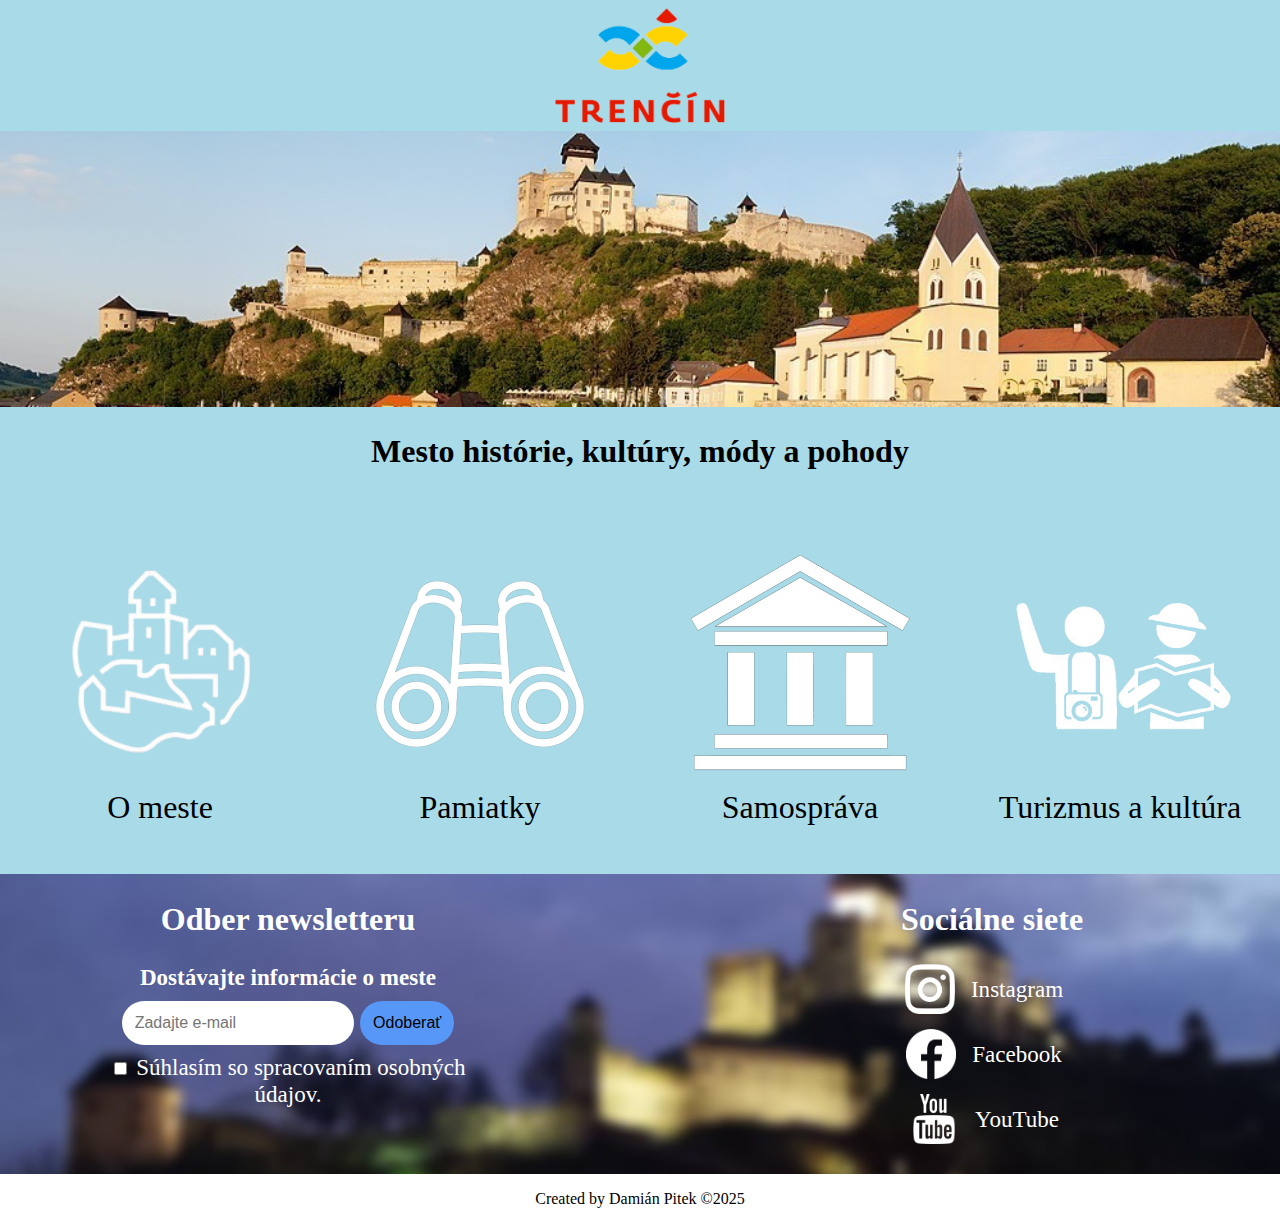
<file: index.html>
<!DOCTYPE html>
<html lang="en">
  <head>
    <meta charset="UTF-8" />
    <meta name="viewport" content="width=device-width, initial-scale=1.0" />
    <link rel="stylesheet" href="/styles.css" />
    <link rel="icon" href="/obrazky/icon.png">
    <title>Mesto Trenčín</title>
  </head>
  <body>
    <header>
      <img
        src="/obrazky/logo-mesto.png"
        alt="Logo mesta
      Trenčín"
        title="Logo mesta Trenčín"
      />
    </header>

    <main>
      <img src="/obrazky/TN1.jpg" alt="" />
      <h1>Mesto histórie, kultúry, módy a pohody</h1>
      <div class="nav">
        <nav>
          <div class="item" id="one"><a href="/HTML/about.html"><img id="myImage" src="/obrazky/city.png" alt="">O meste</a></div>
          <div class="item" id="two"><a href="/HTML/monuments.html"><img src="/obrazky/sightseeing.jpg" alt="">Pamiatky</a></div>
          <div class="item" id="three"><a href=""><img src="/obrazky/cityhall.png" alt=""> Samospráva</a></div>
          <div class="item" id="four"><a href=""><img src="/obrazky/tourism.png" alt=""> Turizmus a kultúra</a></div>
        </nav>
      </div>
      <div class="newsletter-social-container">
        <div class="newsletter">
          <h2>Odber newsletteru</h2>
          <h4>Dostávajte informácie o meste</h4>
          <form>
            <div class="mail-btn-container">
              <input type="text" placeholder="Zadajte e-mail" required />
              <button id="order">Odoberať</button>
            </div>
            <input type="checkbox" id="mail" required />
            <label for="mail">Súhlasím so spracovaním osobných údajov.</label>
          </form>
        </div>
        <div class="social">
          <h2>Sociálne siete</h2>
          <a href="https://www.instagram.com/mesto.trencin/"
            ><img src="/obrazky/IG.png" alt="" />Instagram</a
          >
          <a href="https://www.facebook.com/mesto.trencin/"
            ><img src="/obrazky/FB.png" alt="" />Facebook</a
          >
          <a
            href="https://www.youtube.com/channel/UC-pVfA2BZYFwauL5_ttS8RQ/featured"
            ><img src="/obrazky/YT.png" alt="" />YouTube</a
          >
        </div>
      </div>
    </main>
    <footer>
      <p>Created by Damián Pitek &copy;2025</p>
    </footer>
    <script src="/index.js"></script>
  </body>
</html>
</file>
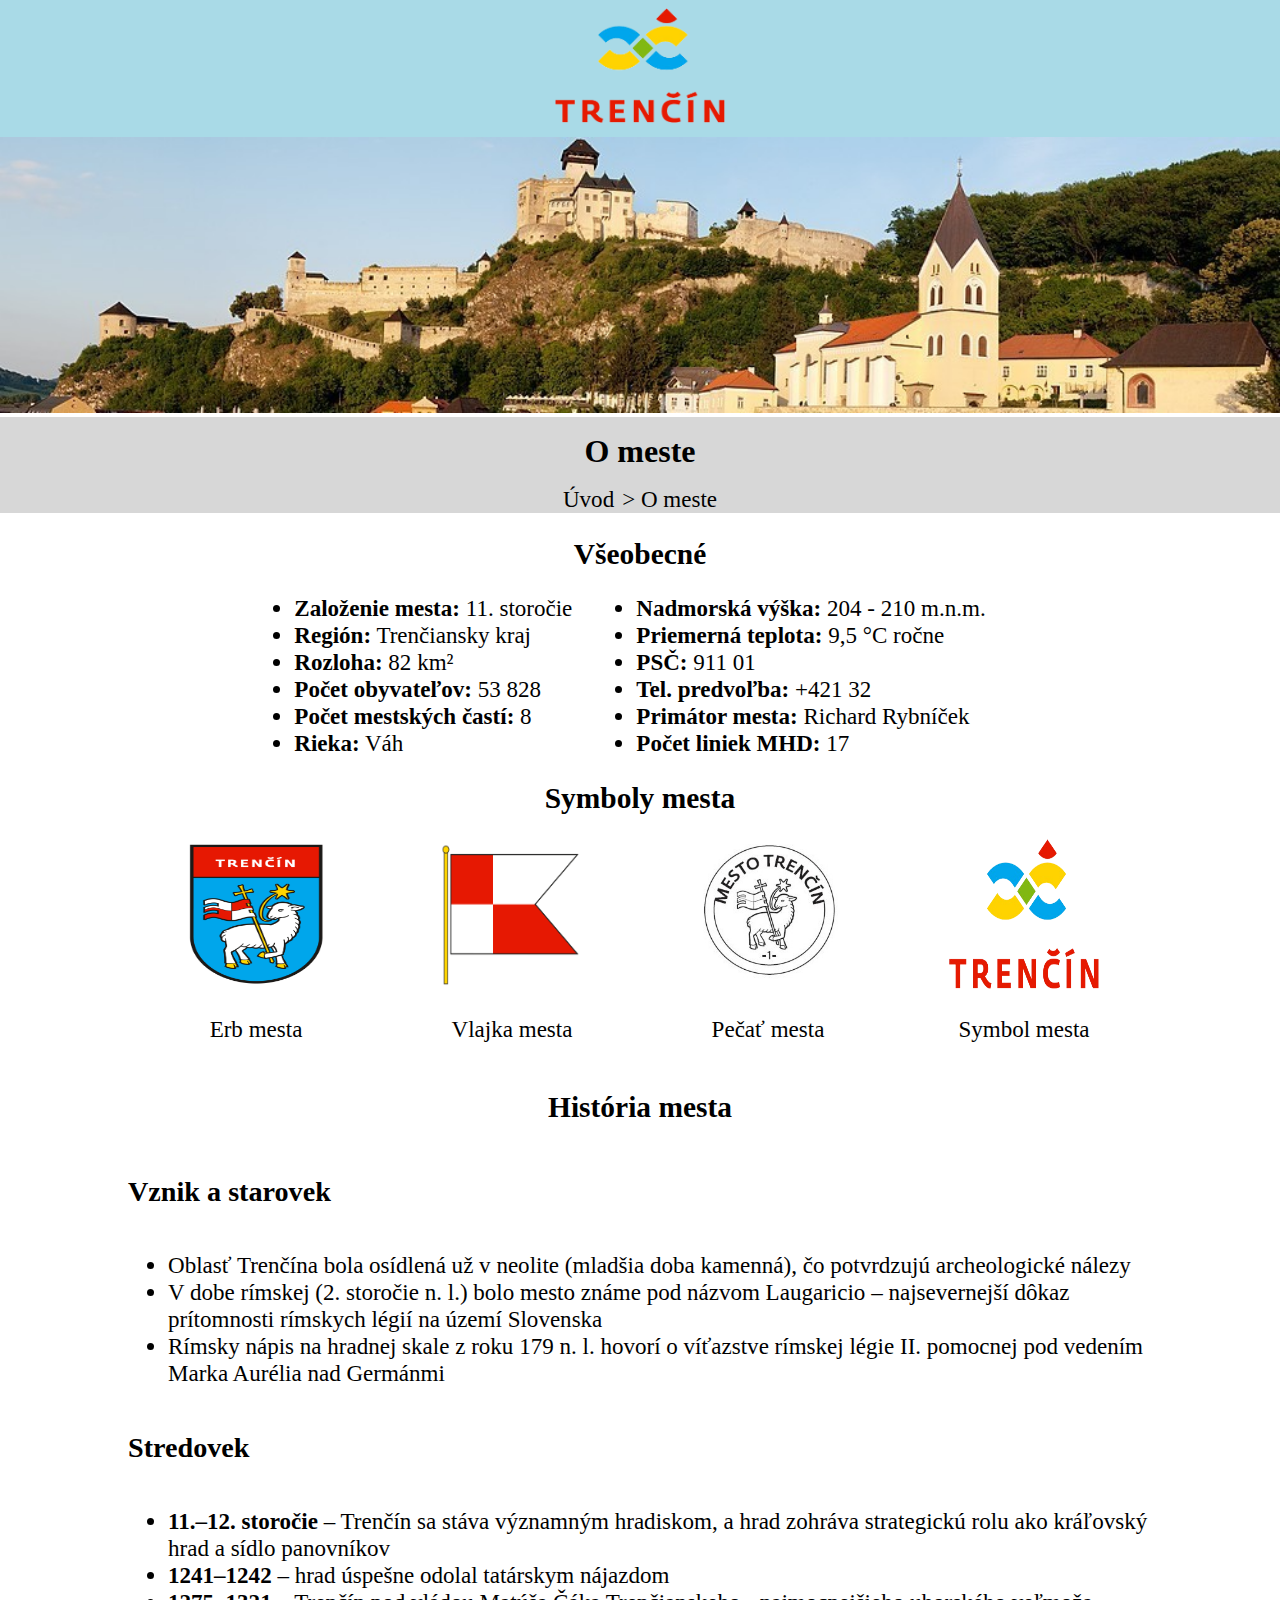
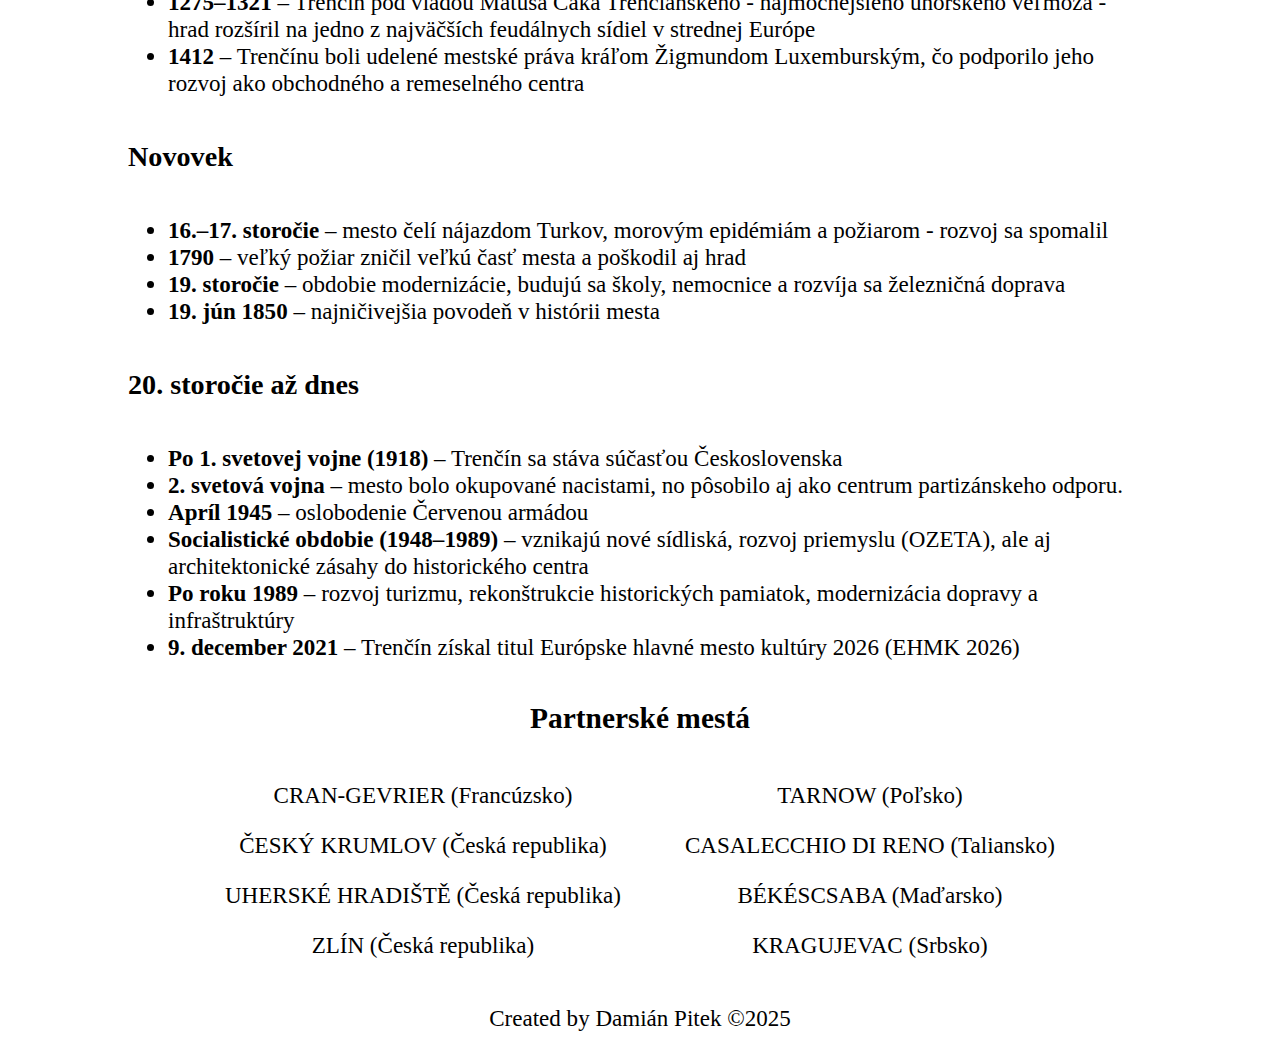
<file: HTML/about.html>
<!DOCTYPE html>
<html lang="en">
  <head>
    <meta charset="UTF-8" />
    <meta name="viewport" content="width=device-width, initial-scale=1.0" />
    <link rel="stylesheet" href="/CSS/about.css" />
    <link rel="icon" href="/obrazky/icon.png" />

    <title>O meste - Mesto Trenčín</title>
  </head>
  <body>
    <header>
      <a href="/index.html">
        <img
          src="/obrazky/logo-mesto.png"
          alt="Logo mesta
        Trenčín"
          title="Logo mesta Trenčín"
        />
      </a>
    </header>

    <main>
      <img src="/obrazky/TN1.jpg" alt="" />
      <h1>O meste</h1>
      <div class="nav">
        <a href="/index.html">Úvod </a>
        <p id="no-margin">> O meste</p>
      </div>
      <h2>Všeobecné</h2>
      <div class="general">
        <div class="first">
          <li><span>Založenie mesta:</span> 11. storočie</li>
          <li><span>Región:</span> Trenčiansky kraj</li>
          <li><span>Rozloha:</span> 82 km²</li>
          <li><span>Počet obyvateľov:</span> 53 828</li>
          <li><span>Počet mestských častí:</span> 8</li>
          <li><span>Rieka:</span> Váh</li>
        </div>
        <div class="second">
          <li><span>Nadmorská výška:</span> 204 - 210 m.n.m.</li>
          <li><span>Priemerná teplota:</span> 9,5 °C ročne</li>
          <li><span>PSČ: </span>911 01</li>
          <li><span>Tel. predvoľba:</span> +421 32</li>
          <li><span>Primátor mesta: </span> Richard Rybníček</li>
          <li><span>Počet liniek MHD:</span> 17</li>
        </div>
      </div>

      <h2>Symboly mesta</h2>
      <div class="symbols-container">
        <div class="symbol">
          <img src="/obrazky/erb.png" alt="Erb mesta" title="Erb mesta" />
          <p>Erb mesta</p>
        </div>
        <div class="symbol">
          <img
            src="/obrazky/flag.png"
            alt="Vlajka mesta"
            title="Vlajka mesta"
          />
          <p>Vlajka mesta</p>
        </div>
        <div class="symbol">
          <img src="/obrazky/pecat.jpg" alt="Pečať mesta" title="Pečať mesta" />
          <p>Pečať mesta</p>
        </div>
        <div class="symbol">
          <img
            src="/obrazky/logo-mesto.png"
            alt="Logo mesta"
            title="Logo mesta"
          />
          <p>Symbol mesta</p>
        </div>
      </div>

      <div class="history">
        <h2>História mesta</h2>
        <h3>Vznik a starovek</h3>
        <ul>
          <li>
            Oblasť Trenčína bola osídlená už v neolite (mladšia doba kamenná),
            čo potvrdzujú archeologické nálezy
          </li>
          <li>
            V dobe rímskej (2. storočie n. l.) bolo mesto známe pod názvom
            Laugaricio – najsevernejší dôkaz prítomnosti rímskych légií na území
            Slovenska
          </li>
          <li>
            Rímsky nápis na hradnej skale z roku 179 n. l. hovorí o víťazstve
            rímskej légie II. pomocnej pod vedením Marka Aurélia nad Germánmi
          </li>
        </ul>

        <h3>Stredovek</h3>
        <ul>
          <li>
            <span>11.–12. storočie</span> – Trenčín sa stáva významným
            hradiskom, a hrad zohráva strategickú rolu ako kráľovský hrad a
            sídlo panovníkov
          </li>
          <li>
            <span>1241–1242</span> – hrad úspešne odolal tatárskym nájazdom
          </li>
          <li>
            <span>1275–1321</span> – Trenčín pod vládou Matúša Čáka
            Trenčianskeho - najmocnejšieho uhorského veľmoža - hrad rozšíril na
            jedno z najväčších feudálnych sídiel v strednej Európe
          </li>
          <li>
            <span>1412</span> – Trenčínu boli udelené mestské práva kráľom
            Žigmundom Luxemburským, čo podporilo jeho rozvoj ako obchodného a
            remeselného centra
          </li>
        </ul>

        <h3>Novovek</h3>
        <ul>
          <li>
            <span>16.–17. storočie</span> – mesto čelí nájazdom Turkov, morovým
            epidémiám a požiarom - rozvoj sa spomalil
          </li>
          <li>
            <span>1790</span> – veľký požiar zničil veľkú časť mesta a poškodil
            aj hrad
          </li>
          <li>
            <span>19. storočie</span> – obdobie modernizácie, budujú sa školy,
            nemocnice a rozvíja sa železničná doprava
          </li>
          <li>
            <span>19. jún 1850</span> – najničivejšia povodeň v histórii mesta
          </li>
        </ul>

        <h3>20. storočie až dnes</h3>
        <ul>
          <li>
            <span>Po 1. svetovej vojne (1918)</span> – Trenčín sa stáva súčasťou
            Československa
          </li>
          <li>
            <span>2. svetová vojna</span> – mesto bolo okupované nacistami, no
            pôsobilo aj ako centrum partizánskeho odporu.
          </li>
          <li><span>Apríl 1945</span> – oslobodenie Červenou armádou</li>
          <li>
            <span>Socialistické obdobie (1948–1989)</span> – vznikajú nové
            sídliská, rozvoj priemyslu (OZETA), ale aj architektonické zásahy do
            historického centra
          </li>
          <li>
            <span>Po roku 1989</span> – rozvoj turizmu, rekonštrukcie
            historických pamiatok, modernizácia dopravy a infraštruktúry
          </li>
          <li>
            <span>9. december 2021</span> – Trenčín získal titul Európske hlavné
            mesto kultúry 2026 (EHMK 2026)
          </li>
        </ul>
      </div>

      <h2>Partnerské mestá</h2>
      <div class="partners">
        <div class="first">
          <p>CRAN-GEVRIER (Francúzsko)</p>
          <p>ČESKÝ KRUMLOV (Česká republika)</p>
          <p>UHERSKÉ HRADIŠTĚ (Česká republika)</p>
          <p>ZLÍN (Česká republika)</p>
        </div>
        <div class="second">
          <p>TARNOW (Poľsko)</p>
          <p>CASALECCHIO DI RENO (Taliansko)</p>
          <p>BÉKÉSCSABA (Maďarsko)</p>
          <p>KRAGUJEVAC (Srbsko)</p>
        </div>
      </div>
    </main>

    <footer>
      <p>Created by Damián Pitek &copy;2025</p>
    </footer>
  </body>
</html>
</file>
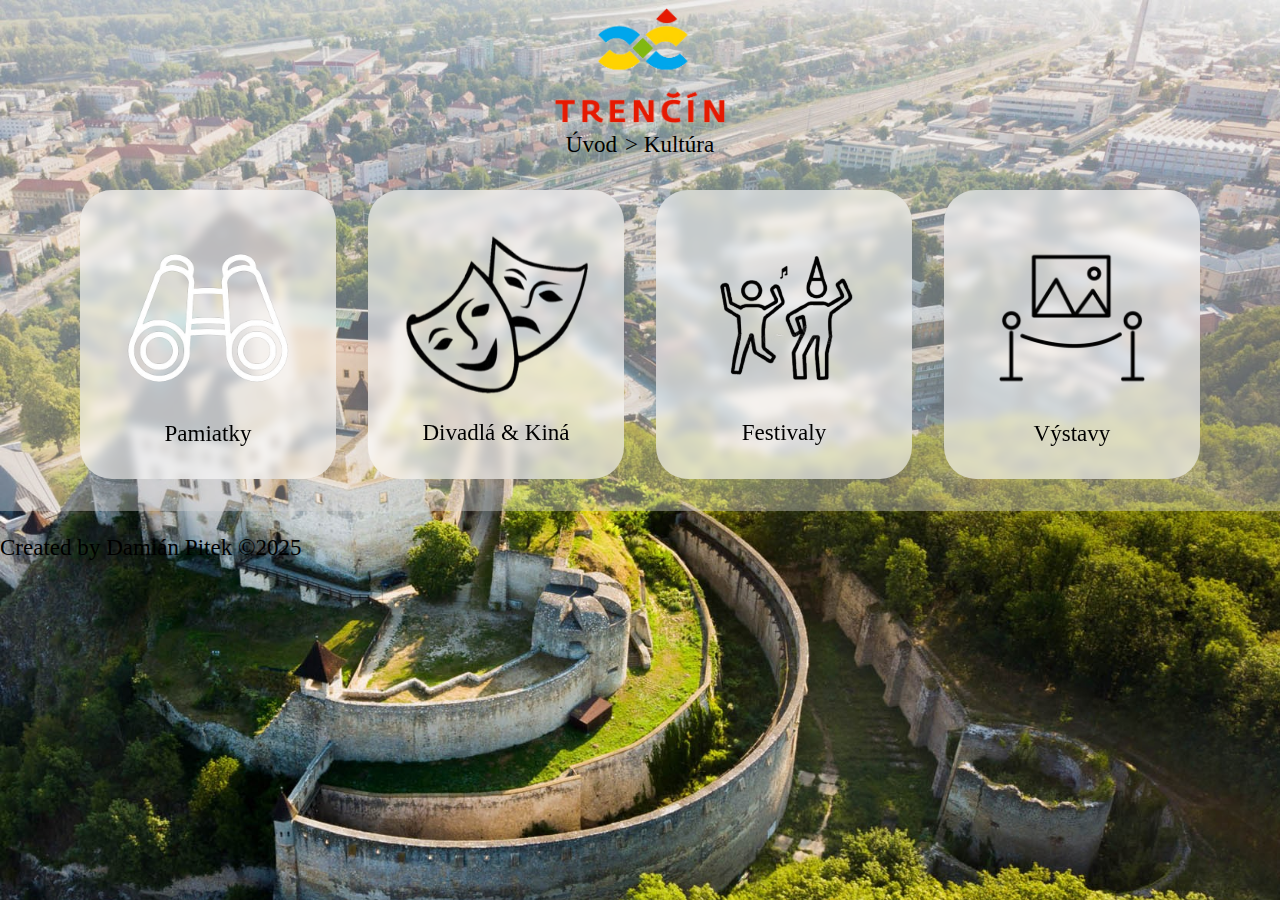
<file: HTML/culture.html>
<!DOCTYPE html>
<html lang="en">
  <head>
    <meta charset="UTF-8" />
    <meta name="viewport" content="width=device-width, initial-scale=1.0" />
    <title>Document</title>
    <link rel="stylesheet" href="/CSS/culturee.css" />
  </head>

  <body>
    <header>
      <img
        src="/obrazky/logo-mesto.png"
        alt="Logo mesta
      Trenčín"
        title="Logo mesta Trenčín"
      />
    </header>
    <main>
      <div class="nav">
        <a href="/index.html">Úvod </a>
        <p id="no-margin">> Kultúra</p>
      </div>

      <section class="separation-section">
        <div class="item">
          <a href="/HTML/monuments.html"
            ><img src="/obrazky/sightseeing.jpg" alt="" />Pamiatky</a
          >
        </div>

        <div class="item">
          <a href="/HTML/theaters.html"
            ><img src="/obrazky/theatre.png" alt="" />Divadlá & Kiná</a
          >
        </div>

        <div class="item">
          <a href="/HTML/festivals.html"
            ><img src="/obrazky/festival.png" alt="" />Festivaly</a
          >
        </div>

        <div class="item">
          <a href="/HTML/exhibition.html"><img src="/obrazky/exhibition.png" alt="" />Výstavy</a>
        </div>

        <!--
        <div class="item">
          <a href="/HTML/churches.html"
            ><img src="/obrazky/church.png" alt="" />Kostoly</a
          >
        </div>
        -->
      </section>
    </main>
    <footer>
      <p>Created by Damián Pitek &copy;2025</p>
    </footer>
  </body>
</html>
</file>
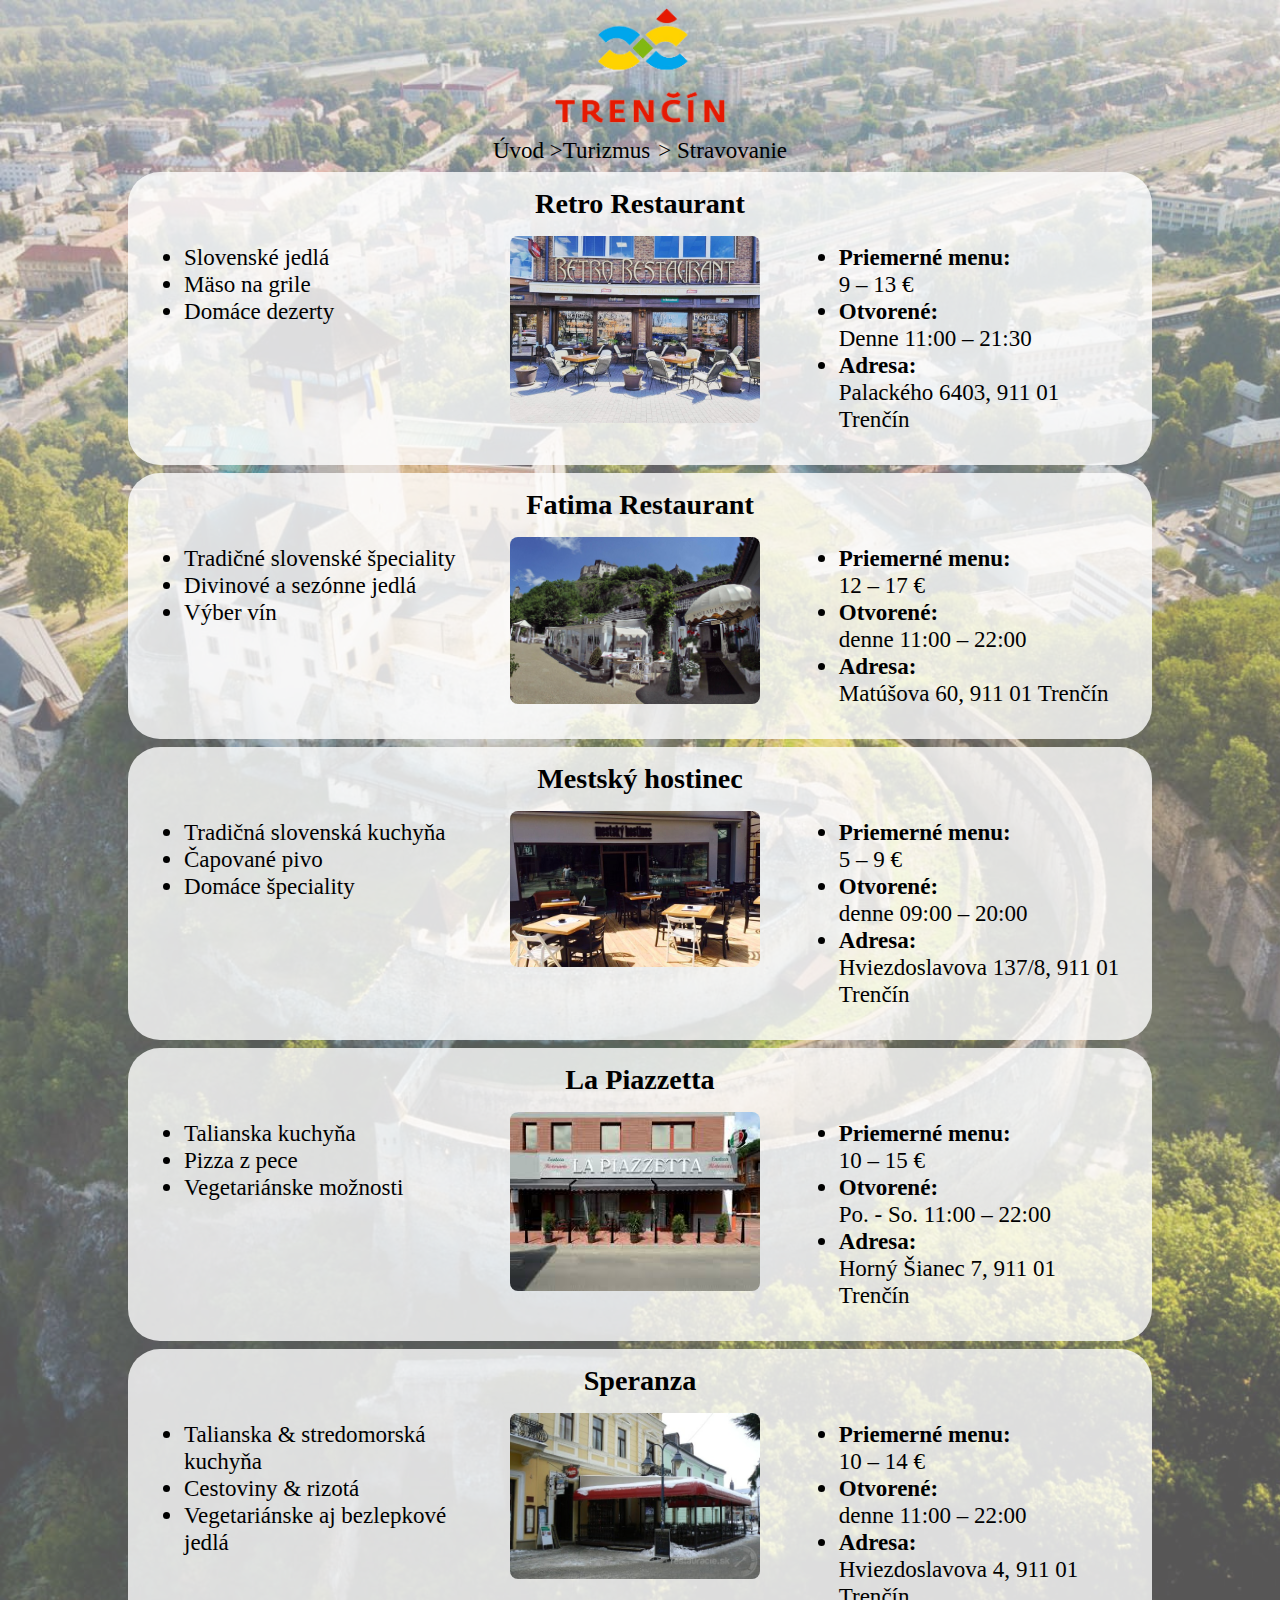
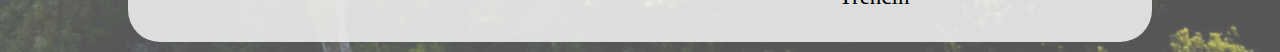
<file: HTML/eating.html>
<!DOCTYPE html>
<html lang="en">
  <head>
    <meta charset="UTF-8" />
    <meta name="viewport" content="width=device-width, initial-scale=1.0" />
    <link rel="stylesheet" href="/CSS/eating.css" />
    <title>Document</title>
  </head>
  <body>
    <header>
      <a href="/index.html">
        <img
          src="/obrazky/logo-mesto.png"
          alt="Logo mesta
        Trenčín"
          title="Logo mesta Trenčín"
        />
      </a>
    </header>

    <main>
      <div class="nav">
        <a href="/index.html">Úvod ></a>
        <a href="/HTML/tourism.html">Turizmus</a>
        <p id="no-margin">> Stravovanie</p>
      </div>

      <section class="restaurants-section">
        <div class="restaurant-card">
          <h3>Retro Restaurant</h3>
          <div class="item-container">
            <div class="item">
              <ul>
                <li>Slovenské jedlá</li>
                <li>Mäso na grile</li>
                <li>Domáce dezerty</li>
              </ul>
            </div>
            <div class="item">
              <img src="/obrazky/retro-restaurant.jpg" alt="Retro Restaurant" />
            </div>
            <div class="item">
              <ul>
                <li><strong>Priemerné menu:</strong> <br />9 – 13 €</li>
                <li><strong>Otvorené:</strong> <br />Denne 11:00 – 21:30</li>
                <li>
                  <strong>Adresa:</strong> <br />Palackého 6403, 911 01 Trenčín
                </li>
              </ul>
            </div>
          </div>
        </div>

        <div class="restaurant-card">
          <h3>Fatima Restaurant</h3>
          <div class="item-container">
            <div class="item">
              <ul>
                <li>Tradičné slovenské špeciality</li>
                <li>Divinové a sezónne jedlá</li>
                <li>Výber vín</li>
              </ul>
            </div>
            <div class="item">
              <img
                src="/obrazky/fatima-restaurant.jpg"
                alt="Fatima Restaurant"
              />
            </div>
            <div class="item">
              <ul>
                <li><strong>Priemerné menu:</strong> <br />12 – 17 €</li>
                <li>
                  <strong>Otvorené:</strong><br />
                  denne 11:00 – 22:00
                </li>
                <li>
                  <strong>Adresa:</strong><br />
                  Matúšova 60, 911 01 Trenčín
                </li>
              </ul>
            </div>
          </div>
        </div>

        <div class="restaurant-card">
          <h3>Mestský hostinec</h3>
          <div class="item-container">
            <div class="item">
              <ul>
                <li>Tradičná slovenská kuchyňa</li>
                <li>Čapované pivo</li>
                <li>Domáce špeciality</li>
              </ul>
            </div>
            <div class="item">
              <img src="/obrazky/mestský-hostinec.jpg" alt="Mestský hostinec" />
            </div>
            <div class="item">
              <ul>
                <li>
                  <strong>Priemerné menu:</strong><br />
                  5 – 9 €
                </li>
                <li>
                  <strong>Otvorené:</strong><br />
                  denne 09:00 – 20:00
                </li>
                <li>
                  <strong>Adresa:</strong> <br />Hviezdoslavova 137/8, 911 01
                  Trenčín
                </li>
              </ul>
            </div>
          </div>
        </div>

        <div class="restaurant-card">
          <h3>La Piazzetta</h3>
          <div class="item-container">
            <div class="item">
              <ul>
                <li>Talianska kuchyňa</li>
                <li>Pizza z pece</li>
                <li>Vegetariánske možnosti</li>
              </ul>
            </div>
            <div class="item">
              <img src="/obrazky/la-piazzetta.jpg" alt="La Piazzetta" />
            </div>
            <div class="item">
              <ul>
                <li>
                  <strong>Priemerné menu:</strong> <br />
                  10 – 15 €
                </li>
                <li>
                  <strong>Otvorené:</strong> <br />Po. - So. 11:00 – 22:00
                </li>
                <li>
                  <strong>Adresa:</strong><br />
                  Horný Šianec 7, 911 01 Trenčín
                </li>
              </ul>
            </div>
          </div>
        </div>

        <div class="restaurant-card">
          <h3>Speranza</h3>
          <div class="item-container">
            <div class="item">
              <ul>
                <li>Talianska & stredomorská kuchyňa</li>
                <li>Cestoviny & rizotá</li>
                <li>Vegetariánske aj bezlepkové jedlá</li>
              </ul>
            </div>
            <div class="item">
              <img src="/obrazky/speranza.jpg" alt="Speranza" />
            </div>
            <div class="item">
              <ul>
                <li><strong>Priemerné menu:</strong> <br />10 – 14 €</li>
                <li><strong>Otvorené:</strong> <br />denne 11:00 – 22:00</li>
                <li>
                  <strong>Adresa:</strong><br />
                  Hviezdoslavova 4, 911 01 Trenčín
                </li>
              </ul>
            </div>
          </div>
        </div>
      </section>
    </main>
  </body>
</html>
</file>
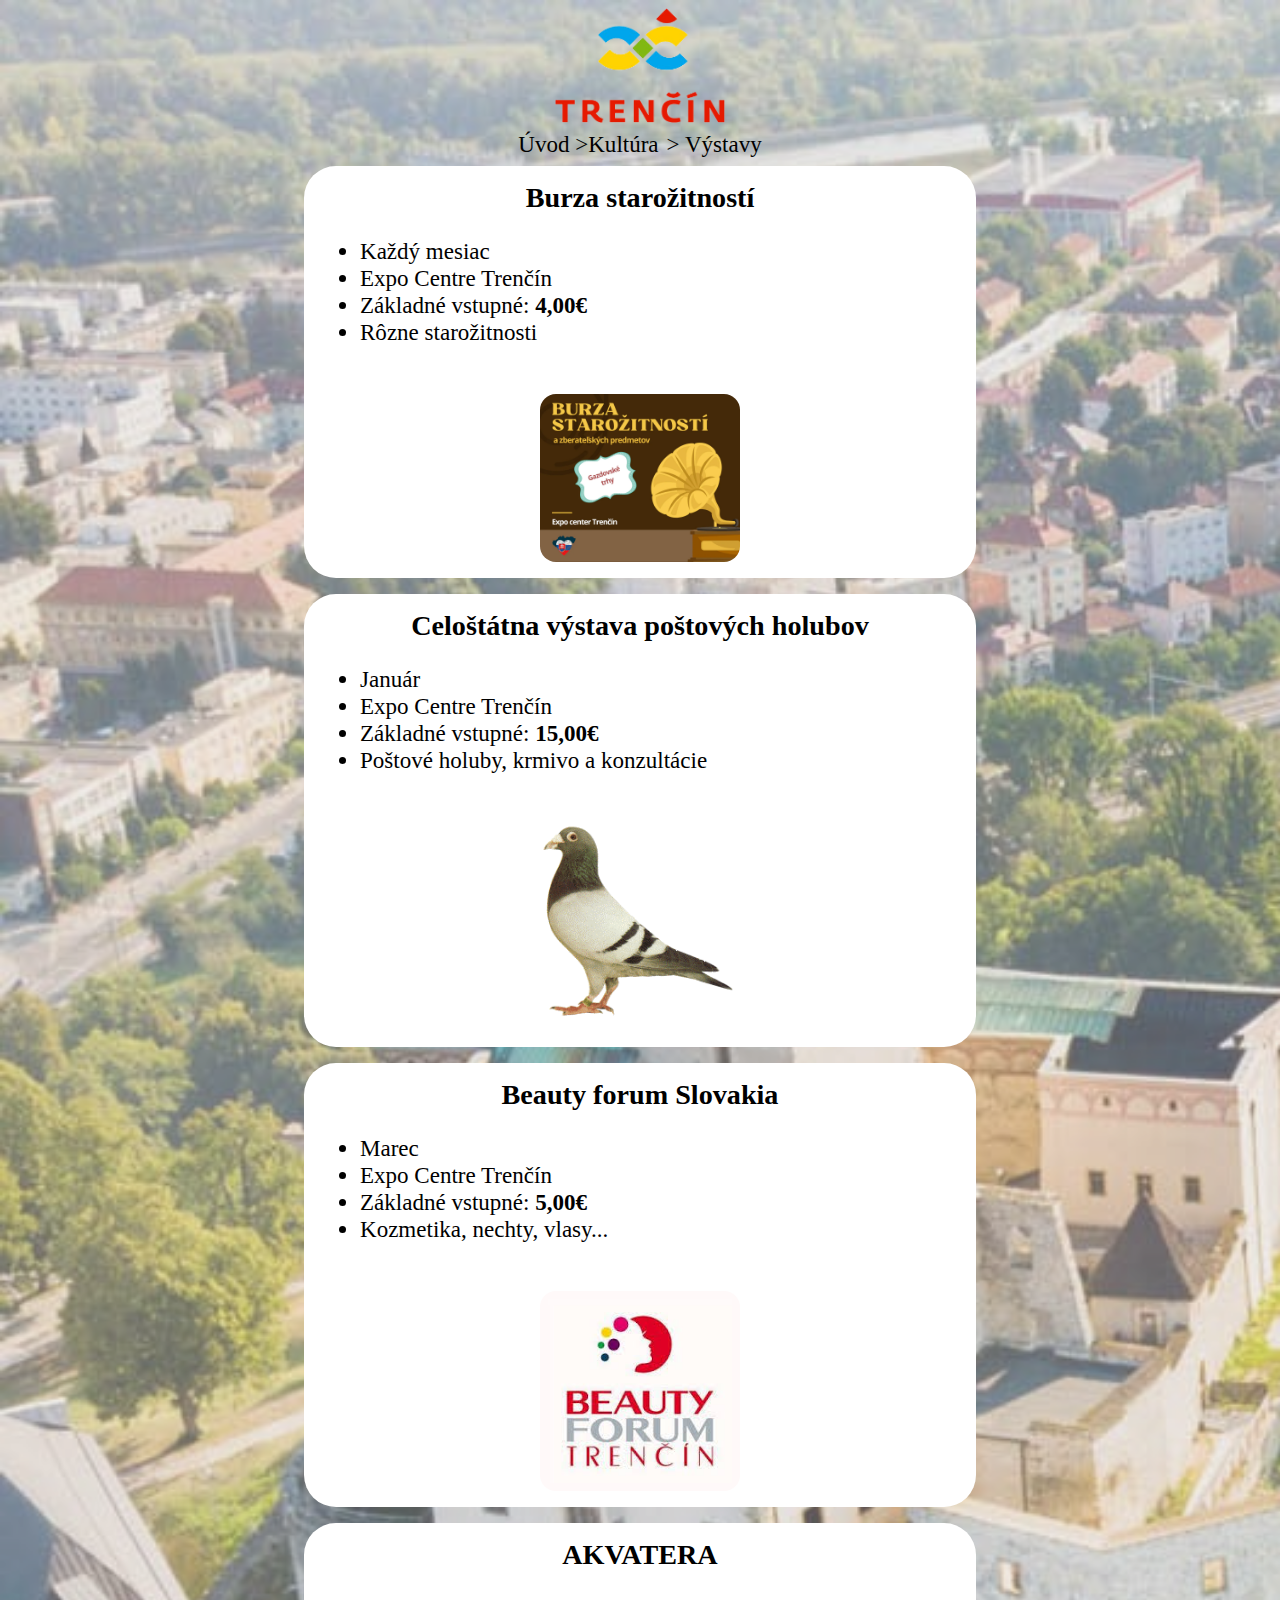
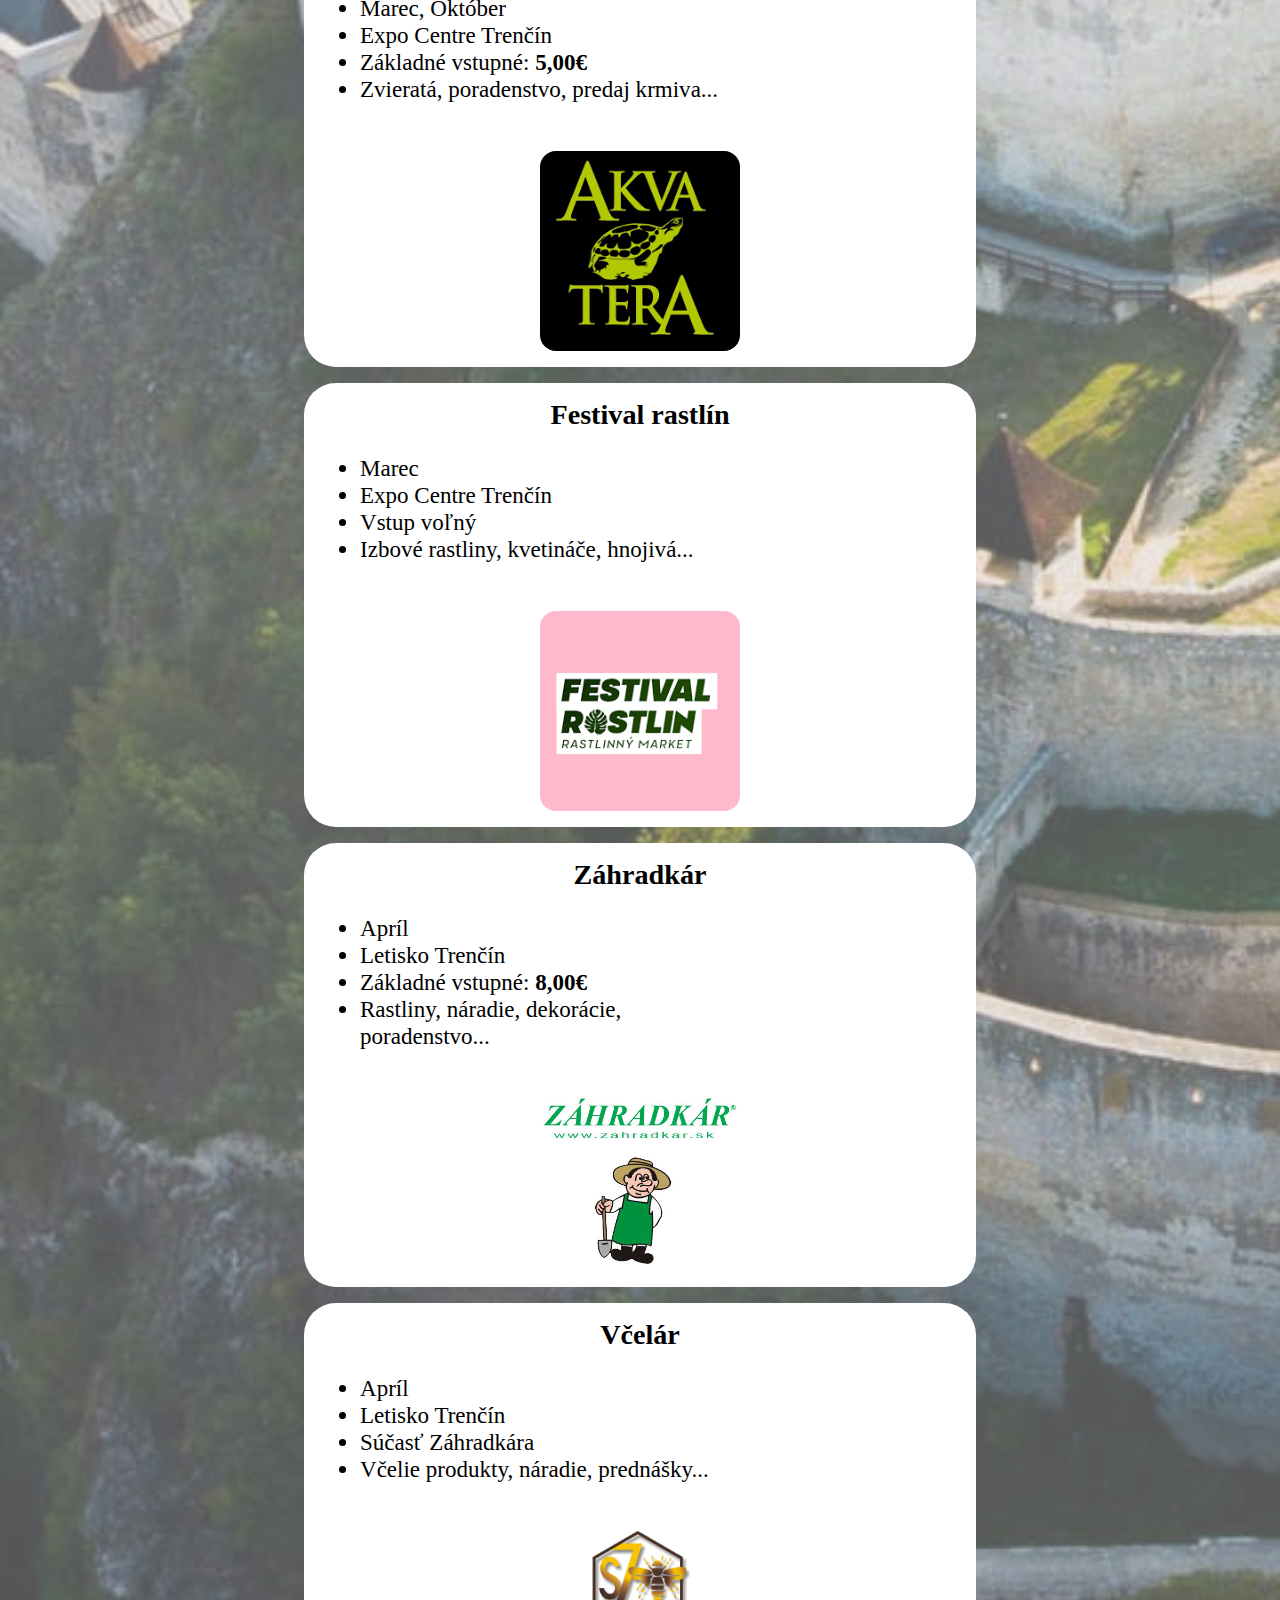
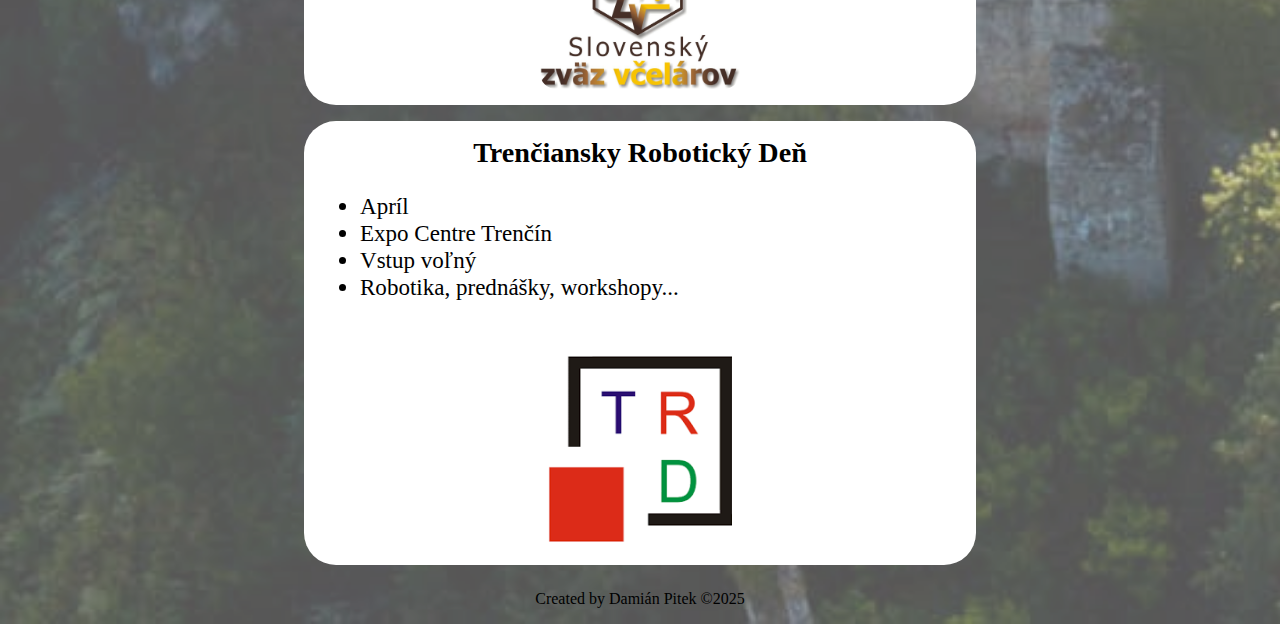
<file: HTML/exhibition.html>
<!DOCTYPE html>
<html lang="en">
  <head>
    <meta charset="UTF-8" />
    <meta name="viewport" content="width=device-width, initial-scale=1.0" />
    <link rel="stylesheet" href="/CSS/exhibition.css" />
    <title>Document</title>
  </head>
  <body>
    <header>
      <img
        src="/obrazky/logo-mesto.png"
        alt="Logo mesta
      Trenčín"
        title="Logo mesta Trenčín"
      />
    </header>
    <main>
      <div class="nav">
        <a href="/index.html">Úvod ></a>
        <a href="/HTML/culture.html">Kultúra</a>
        <p id="no-margin">> Výstavy</p>
      </div>
      <section class="exhibition-section">
        <div class="exhibition">
          <h3>Burza starožitností</h3>
          <div class="item">
            <ul>
              <li>Každý mesiac</li>
              <li>Expo Centre Trenčín</li>
              <li>Základné vstupné: <span>4,00&euro;</span></li>
              <li>Rôzne starožitnosti</li>
            </ul>
            <img src="/obrazky/starožitnosti-logo.png" alt="" />
          </div>
        </div>

        <div class="exhibition">
          <h3>Celoštátna výstava poštových holubov</h3>
          <div class="item">
            <ul>
              <li>Január</li>
              <li>Expo Centre Trenčín</li>
              <li>Základné vstupné: <span>15,00&euro;</span></li>
              <li>Poštové holuby, krmivo a konzultácie</li>
            </ul>
            <img src="/obrazky/pigeon-exhibition-logo.png" alt="" />
          </div>
        </div>

        <div class="exhibition">
          <h3>Beauty forum Slovakia</h3>
          <div class="item">
            <ul>
              <li>Marec</li>
              <li>Expo Centre Trenčín</li>
              <li>Základné vstupné: <span>5,00&euro;</span></li>
              <li>Kozmetika, nechty, vlasy...</li>
            </ul>
            <img src="/obrazky/beauty-forum-logo.jpg" alt="" />
          </div>
        </div>

        <div class="exhibition">
          <h3>AKVATERA</h3>
          <div class="item">
            <ul>
              <li>Marec, Október</li>
              <li>Expo Centre Trenčín</li>
              <li>Základné vstupné: <span>5,00&euro;</span></li>
              <li>Zvieratá, poradenstvo, predaj krmiva...</li>
            </ul>
            <img src="/obrazky/akvatera-logo.png" alt="" />
          </div>
        </div>

        <div class="exhibition">
          <h3>Festival rastlín</h3>
          <div class="item">
            <ul>
              <li>Marec</li>
              <li>Expo Centre Trenčín</li>
              <li>Vstup voľný</li>
              <li>Izbové rastliny, kvetináče, hnojivá...</li>
            </ul>
            <img src="/obrazky/rastliny-festival.png" alt="" />
          </div>
        </div>

        <div class="exhibition">
          <h3>Záhradkár</h3>
          <div class="item">
            <ul>
              <li>Apríl</li>
              <li>Letisko Trenčín</li>
              <li>Základné vstupné: <span>8,00&euro;</span></li>
              <li>Rastliny, náradie, dekorácie, poradenstvo...</li>
            </ul>
            <img src="/obrazky/záhradkár-logo.jpg" alt="" />
          </div>
        </div>

        <div class="exhibition">
          <h3>Včelár</h3>
          <div class="item">
            <ul>
              <li>Apríl</li>
              <li>Letisko Trenčín</li>
              <li>Súčasť Záhradkára</li>
              <li>Včelie produkty, náradie, prednášky...</li>
            </ul>
            <img src="/obrazky/SZV-logo.jpg" alt="" />
          </div>
        </div>

        <div class="exhibition">
          <h3>Trenčiansky Robotický Deň</h3>
          <div class="item">
            <ul>
              <li>Apríl</li>
              <li>Expo Centre Trenčín</li>
              <li>Vstup voľný</li>
              <li>Robotika, prednášky, workshopy...</li>
            </ul>
            <img src="/obrazky/robotics-logo.png" alt="" />
          </div>
        </div>
      </section>
    </main>
    <footer>
      <p>Created by Damián Pitek &copy;2025</p>
    </footer>
  </body>
</html>
</file>
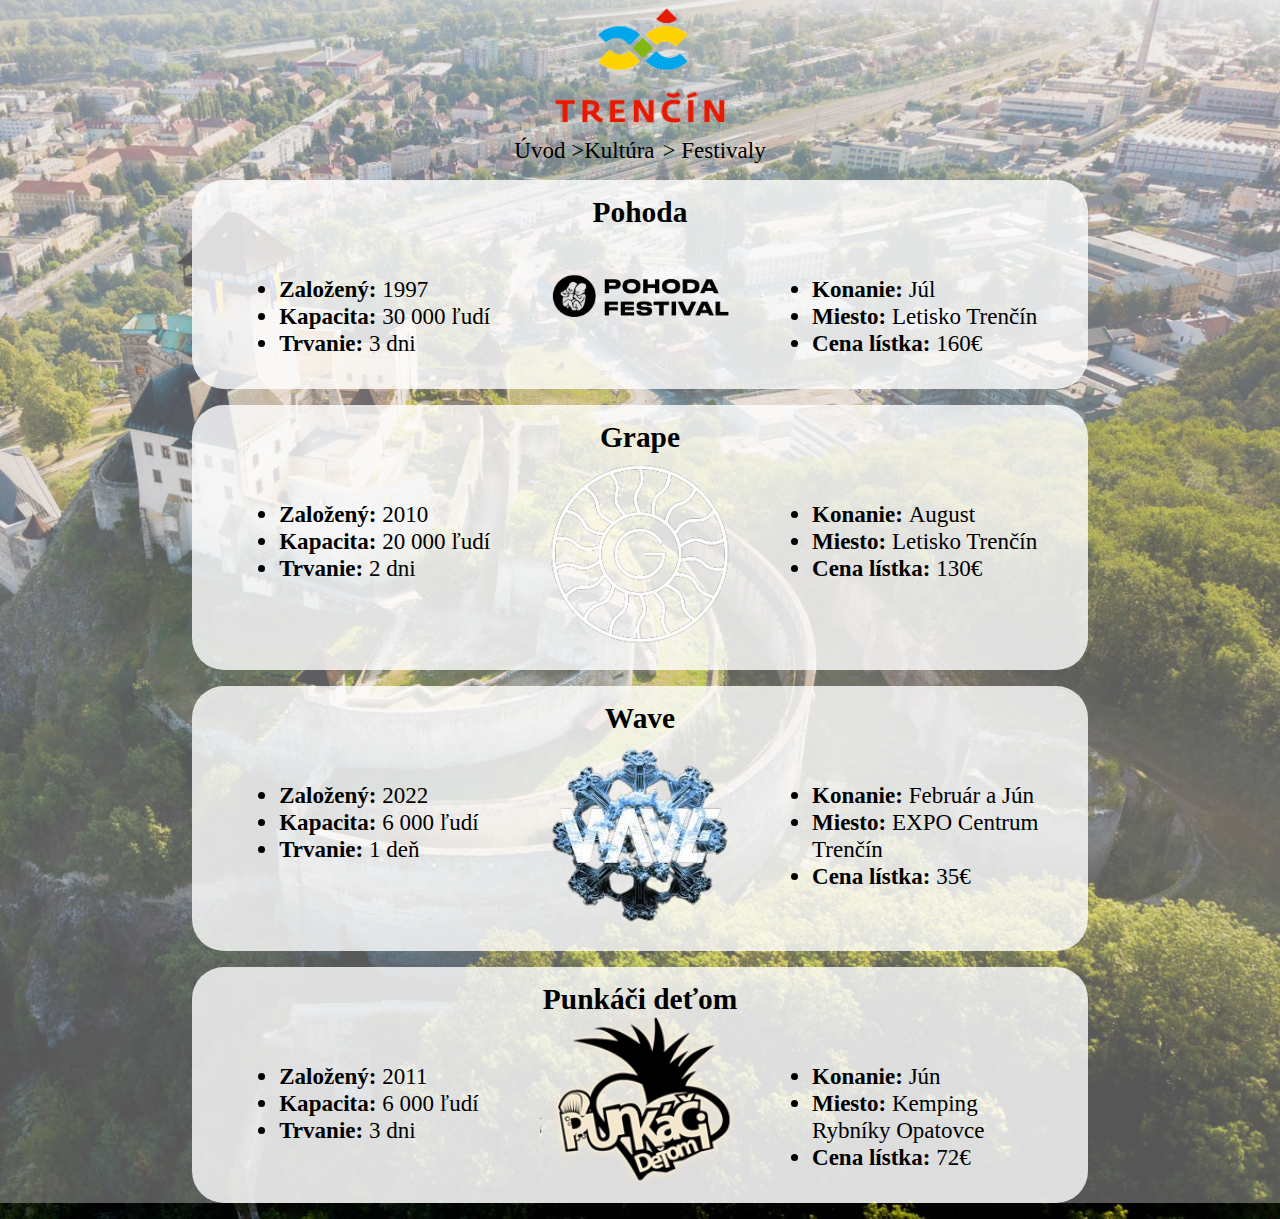
<file: HTML/festivals.html>
<!DOCTYPE html>
<html lang="en">
  <head>
    <meta charset="UTF-8" />
    <meta name="viewport" content="width=device-width, initial-scale=1.0" />
    <title>Document</title>
    <link rel="stylesheet" href="/CSS/festivals.css" />
  </head>
  <body>
    <header>
      <a href="/index.html">
        <img
          src="/obrazky/logo-mesto.png"
          alt="Logo mesta
        Trenčín"
          title="Logo mesta Trenčín"
        />
      </a>
    </header>

    <main>
      <div class="nav">
        <a href="/index.html">Úvod ></a>
        <a href="/HTML/culture.html"> Kultúra</a>
        <p id="no-margin">> Festivaly</p>
      </div>

      <div class="item">
        <div class="info">
          <ul>
            <li><span>Založený: </span>1997</li>
            <li><span>Kapacita: </span>30 000 ľudí</li>
            <li><span>Trvanie: </span>3 dni</li>
          </ul>
        </div>
        <div class="image">
          <h2>Pohoda</h2>
          <img src="/obrazky/pohoda.png" alt="" />
        </div>
        <div class="price">
          <ul>
            <li><span>Konanie: </span>Júl</li>
            <li><span>Miesto: </span>Letisko Trenčín</li>
            <li><span>Cena lístka: </span>160&euro;</li>
          </ul>
        </div>
      </div>

      <div class="item">
        <div class="info">
          <ul>
            <li><span>Založený: </span>2010</li>
            <li><span>Kapacita: </span>20 000 ľudí</li>
            <li><span>Trvanie: </span>2 dni</li>
          </ul>
        </div>
        <div class="image">
          <h2>Grape</h2>
          <img src="/obrazky/grape.png" alt="" />
        </div>
        <div class="price">
          <ul>
            <li><span>Konanie: </span>August</li>
            <li><span>Miesto: </span>Letisko Trenčín</li>
            <li><span>Cena lístka: </span>130&euro;</li>
          </ul>
        </div>
      </div>

      <div class="item">
        <div class="info">
          <ul>
            <li><span>Založený: </span>2022</li>
            <li><span>Kapacita: </span>6 000 ľudí</li>
            <li><span>Trvanie: </span>1 deň</li>
          </ul>
        </div>
        <div class="image">
          <h2>Wave</h2>
          <img src="/obrazky/wave.png" alt="" />
        </div>
        <div class="price">
          <ul>
            <li><span>Konanie: </span>Február a Jún</li>
            <li><span>Miesto: </span>EXPO Centrum Trenčín</li>
            <li><span>Cena lístka: </span>35&euro;</li>
          </ul>
        </div>
      </div>

      <div class="item">
        <div class="info">
          <ul>
            <li><span>Založený: </span>2011</li>
            <li><span>Kapacita: </span>6 000 ľudí</li>
            <li><span>Trvanie: </span>3 dni</li>
          </ul>
        </div>
        <div class="image">
          <h2>Punkáči deťom</h2>
          <img src="/obrazky/punkáči.png" alt="" />
        </div>
        <div class="price">
          <ul>
            <li><span>Konanie: </span>Jún</li>
            <li><span>Miesto: </span>Kemping Rybníky Opatovce</li>
            <li><span>Cena lístka: </span>72&euro;</li>
          </ul>
        </div>
      </div>
    </main>
  </body>
</html>
</file>
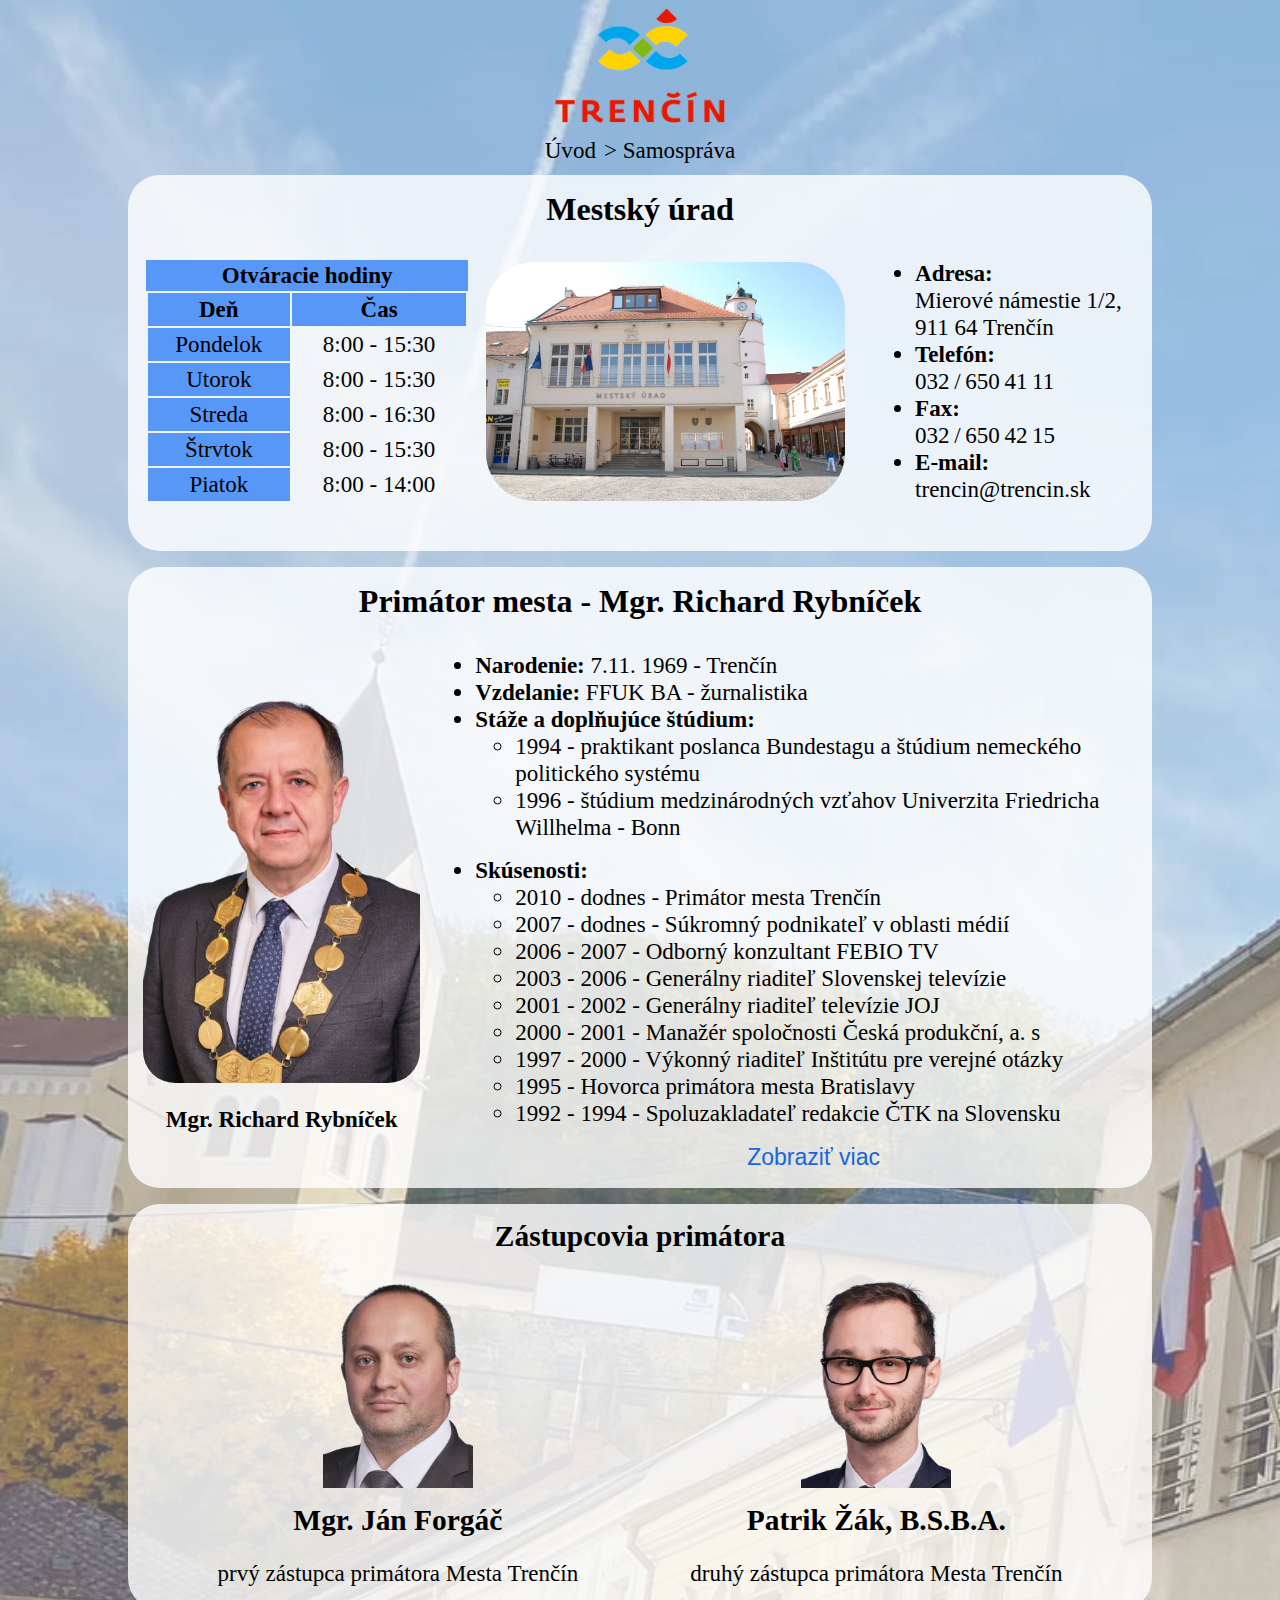
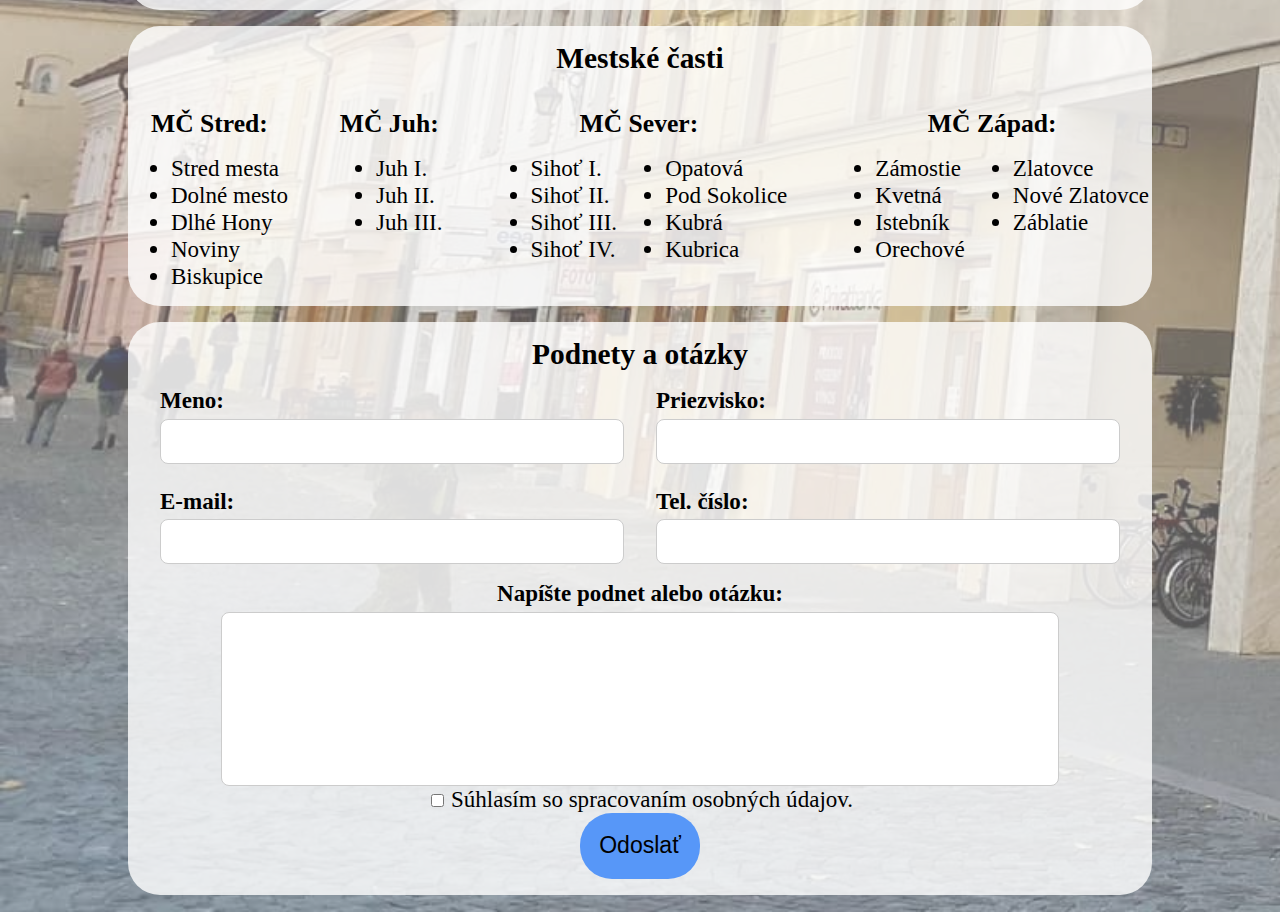
<file: HTML/government.html>
<!DOCTYPE html>
<html lang="en">
  <head>
    <meta charset="UTF-8" />
    <meta name="viewport" content="width=device-width, initial-scale=1.0" />
    <title>Document</title>
    <link rel="stylesheet" href="/CSS/government.css" />
  </head>
  <body>
    <header>
      <a href="/index.html">
        <img
          src="/obrazky/logo-mesto.png"
          alt="Logo mesta
        Trenčín"
          title="Logo mesta Trenčín"
        />
      </a>
    </header>

    <main>
      <div class="nav">
        <a href="/index.html">Úvod </a>
        <p id="no-margin">> Samospráva</p>
      </div>

      <section class="cityhall-section">
        <h1>Mestský úrad</h1>
        <div class="cityhall-container">
          <div class="left">
            <table>
              <caption>
                <span>Otváracie hodiny</span>
              </caption>
              <tr>
                <th>Deň</th>
                <th>Čas</th>
              </tr>
              <tr>
                <td class="blue">Pondelok</td>
                <td>8:00 - 15:30</td>
              </tr>
              <tr>
                <td class="blue">Utorok</td>
                <td>8:00 - 15:30</td>
              </tr>
              <tr>
                <td class="blue">Streda</td>
                <td>8:00 - 16:30</td>
              </tr>
              <tr>
                <td class="blue">Štrvtok</td>
                <td>8:00 - 15:30</td>
              </tr>
              <tr>
                <td class="blue">Piatok</td>
                <td>8:00 - 14:00</td>
              </tr>
            </table>
          </div>
          <div class="middle">
            <img src="/obrazky/cityhall.jpg" alt="" />
          </div>
          <div class="right">
            <ul>
              <li>
                <span>Adresa: </span> <br />Mierové námestie 1/2, <br />
                911 64 Trenčín
              </li>
              <li><span>Telefón: </span><br />032 / 650 41 11</li>
              <li><span>Fax: </span><br />032 / 650 42 15</li>
              <li>
                <span>E-mail: </span><br /><a href="mailto:trencin@trencin.sk"
                  >trencin@trencin.sk</a
                >
              </li>
            </ul>
          </div>
        </div>
      </section>

      <section>
        <div class="major">
          <h1>Primátor mesta - Mgr. Richard Rybníček</h1>
          <div class="major-container">
            <div class="photo-of-major">
              <img src="/obrazky/Rybníček.png" alt="" />
              <p><span>Mgr. Richard Rybníček</span></p>
            </div>
            <div class="info-of-major">
              <ul>
                <li><span>Narodenie:</span> 7.11. 1969 - Trenčín</li>
                <li><span>Vzdelanie:</span> FFUK BA - žurnalistika</li>
                <li><span>Stáže a doplňujúce štúdium:</span></li>
                <ul>
                  <li>
                    1994 - praktikant poslanca Bundestagu a štúdium nemeckého
                    politického systému
                  </li>
                  <li>
                    1996 - štúdium medzinárodných vzťahov Univerzita Friedricha
                    Willhelma - Bonn
                  </li>
                </ul>
                <li>
                  <span>Skúsenosti:</span>
                  <ul>
                    <li>2010 - dodnes - Primátor mesta Trenčín</li>
                    <li>2007 - dodnes - Súkromný podnikateľ v oblasti médií</li>
                    <li>2006 - 2007 - Odborný konzultant FEBIO TV</li>
                    <li>
                      2003 - 2006 - Generálny riaditeľ Slovenskej televízie
                    </li>
                    <li>2001 - 2002 - Generálny riaditeľ televízie JOJ</li>
                    <li>
                      2000 - 2001 - Manažér spoločnosti Česká produkční, a. s
                    </li>
                    <li>
                      1997 - 2000 - Výkonný riaditeľ Inštitútu pre verejné
                      otázky
                    </li>
                    <li>1995 - Hovorca primátora mesta Bratislavy</li>
                    <li>
                      1992 - 1994 - Spoluzakladateľ redakcie ČTK na Slovensku
                    </li>
                  </ul>
                </li>
                <button id="showBtn">Zobraziť viac</button>
                <div class="hidden">
                  <li>
                    <span>Ocenenia: </span>Titul Manažér roka 2005 - TREND
                  </li>
                  <li>
                    <span
                      >Členstvo v obchodných a neziskových organizáciách:</span
                    >
                    <ul>
                      <li>
                        2011 - dodnes - predseda predstavenstva - TVK, a.s.
                      </li>
                      <li>2010 - dodnes - člen správnej rady - Náš Trenčín</li>
                    </ul>
                  </li>
                  <li>
                    <span>Jazyky:</span>
                    <ul>
                      <li>Nemčina - pokročilý</li>
                      <li>Angličtina - mierne pokročilý</li>
                    </ul>
                  </li>
                  <button id="hideBtn">Skryť</button>
                </div>
              </ul>
            </div>
          </div>
        </div>
      </section>
      <section class="deputy-majors-section">
        <h2>Zástupcovia primátora</h2>
        <div class="deputy-majors-container">
          <div class="first">
            <img src="/obrazky/Forgáč.png" alt="" />
            <h2>Mgr. Ján Forgáč</h2>
            <p>prvý zástupca primátora Mesta Trenčín</p>
          </div>
          <div class="second">
            <img src="/obrazky/Žák.png" alt="" />
            <h2>Patrik Žák, B.S.B.A.</h2>
            <p>druhý zástupca primátora Mesta Trenčín</p>
          </div>
        </div>
      </section>

      <section class="city-districts-section">
        <h2>Mestské časti</h2>
        <div class="city-districts-container">
          <div class="middle-district">
            <h4 id="center">MČ Stred:</h4>
            <ul>
              <li>Stred mesta</li>
              <li>Dolné mesto</li>
              <li>Dlhé Hony</li>
              <li>Noviny</li>
              <li>Biskupice</li>
            </ul>
          </div>

          <div class="south-district">
            <h4 id="center">MČ Juh:</h4>
            <ul>
              <li>Juh I.</li>
              <li>Juh II.</li>
              <li>Juh III.</li>
            </ul>
          </div>

          <div class="north-district">
            <h4 id="center">MČ Sever:</h4>
            <ul>
              <div class="split-north">
                <div>
                  <li>Sihoť I.</li>
                  <li>Sihoť II.</li>
                  <li>Sihoť III.</li>
                  <li>Sihoť IV.</li>
                </div>
                <div>
                  <li>Opatová</li>
                  <li>Pod Sokolice</li>
                  <li>Kubrá</li>
                  <li>Kubrica</li>
                </div>
              </div>
            </ul>
          </div>

          <div class="west-district">
            <h4 id="center">MČ Západ:</h4>

            <ul>
              <div class="split-west">
                <div>
                  <li>Zámostie</li>
                  <li>Kvetná</li>
                  <li>Istebník</li>
                  <li>Orechové</li>
                </div>
                <div>
                  <li>Zlatovce</li>
                  <li>Nové Zlatovce</li>
                  <li>Záblatie</li>
                </div>
              </div>
            </ul>
          </div>
        </div>
      </section>

      <section class="suggestions-questions-section">
        <h2>Podnety a otázky</h2>
        <form>
          <div class="citizen">
            <div class="form-item">
              <label for="name"><span>Meno:</span></label>
              <input type="text" name="name" required />
            </div>
            <div class="form-item">
              <label for="surname"><span>Priezvisko:</span></label>
              <input type="text" name="surname" required />
            </div>
            <div class="form-item">
              <label for="mail"><span>E-mail:</span></label>
              <input type="text" name="mail" required />
            </div>
            <div class="form-item">
              <label for="phone"><span>Tel. číslo:</span></label>
              <input type="text" name="phone" required />
            </div>
          </div>

          <div class="suggestion">
            <label for="suggestion-input"
              ><span>Napíšte podnet alebo otázku:</span></label
            >
            <textarea name="suggestion-input" rows="6" cols="40"></textarea>
          </div>
          <div class="buttons">
            <div class="checkbox">
              <input type="checkbox" name="checkbox-input" required />
              <label for="checkbox-input"
                >Súhlasím so spracovaním osobných údajov.</label
              >
            </div>
            <div class="submit-btn">
              <button>Odoslať</button>
            </div>
          </div>
        </form>
      </section>
    </main>
  </body>
  <script src="/goverment.js"></script>
</html>
</file>
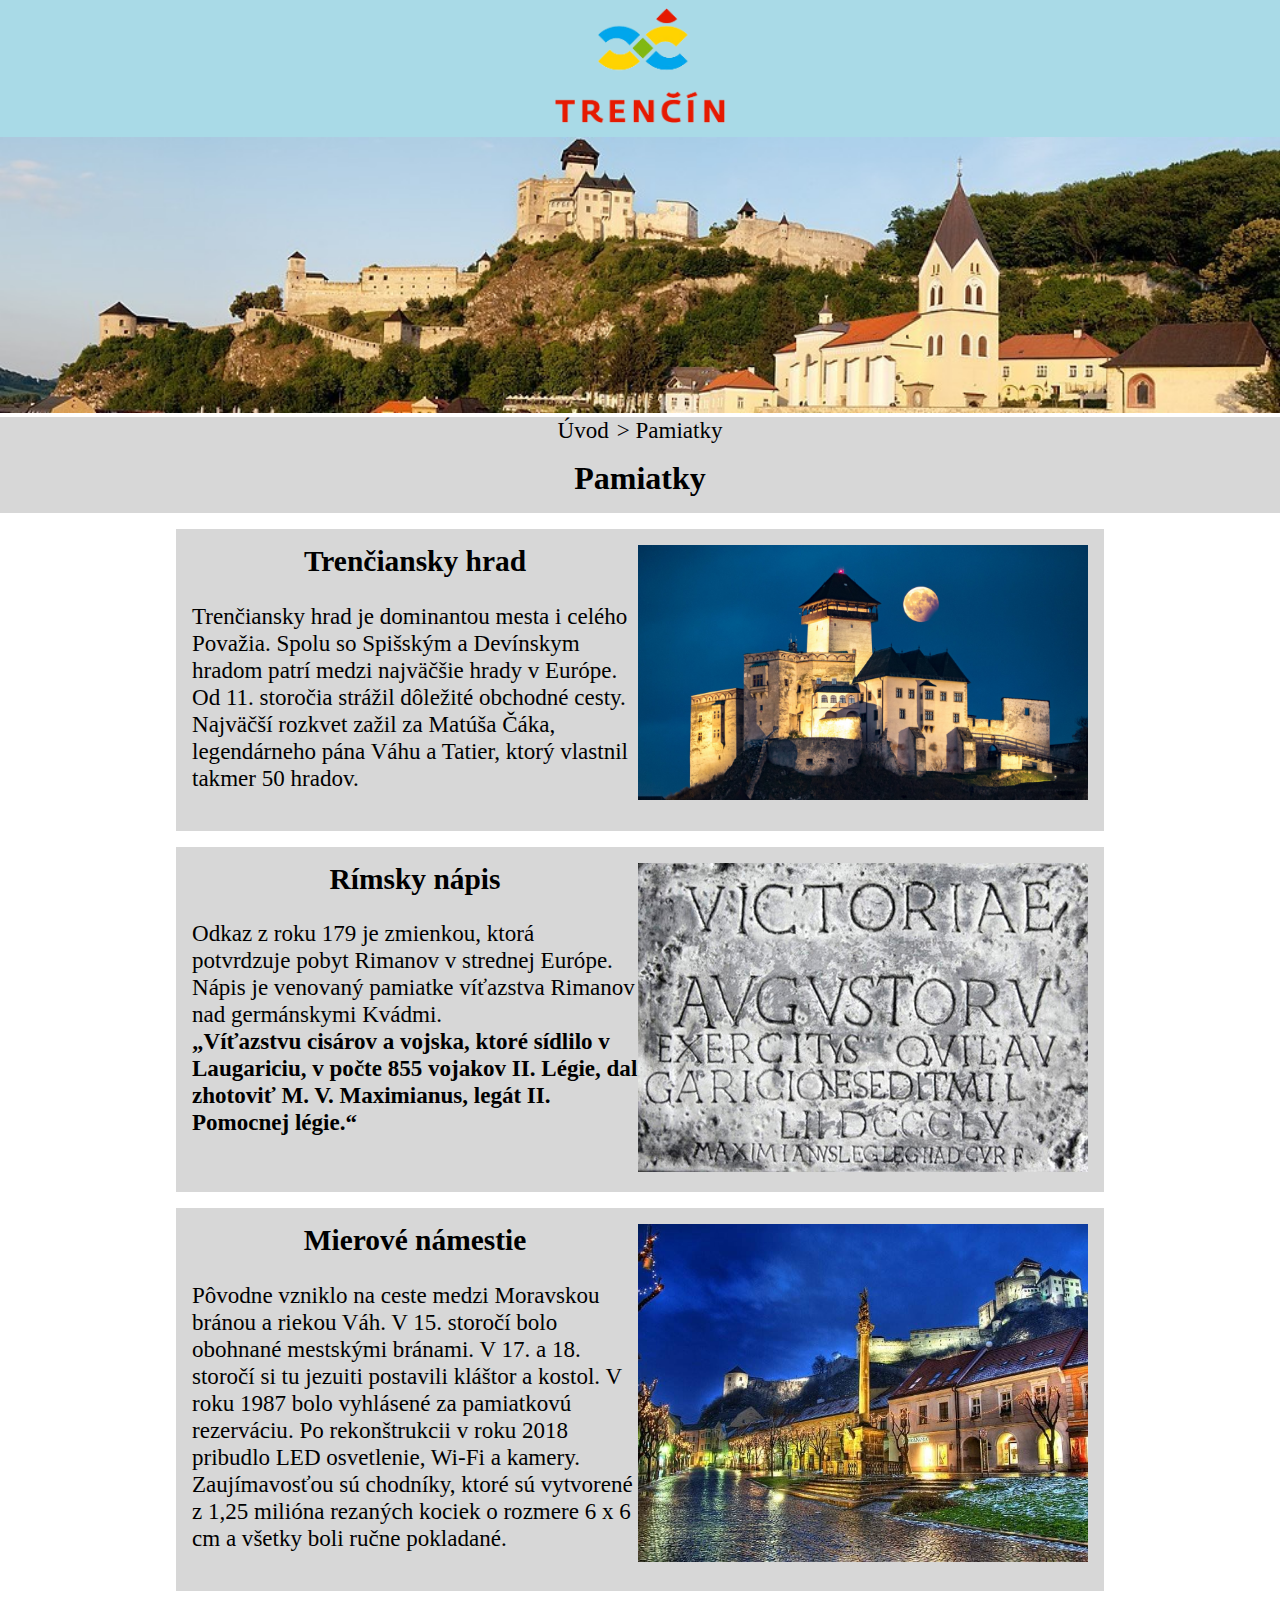
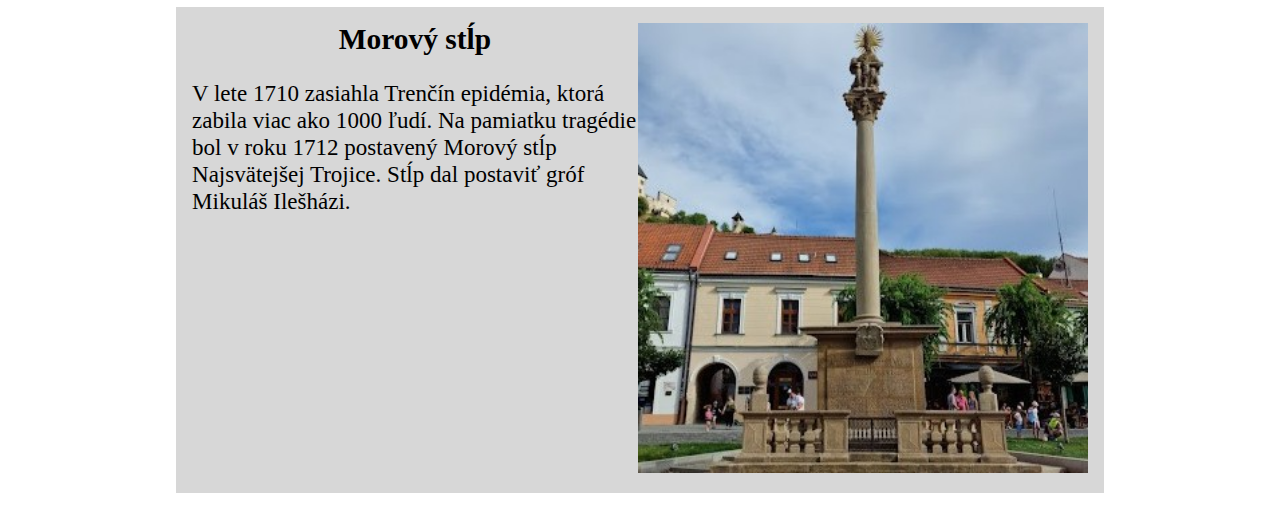
<file: HTML/monuments.html>
<!DOCTYPE html>
<html lang="en">
  <head>
    <meta charset="UTF-8" />
    <meta name="viewport" content="width=device-width, initial-scale=1.0" />
    <link rel="stylesheet" href="/CSS/monuments.css" />
    <title>Pamiatky - Mesto Trenčín</title>
  </head>
  <body>
    <header>
      <a href="/index.html">
        <img
          src="/obrazky/logo-mesto.png"
          alt="Logo mesta
          Trenčín"
          title="Logo mesta Trenčín"
        />
      </a>
    </header>

    <main>
      <img src="/obrazky/TN1.jpg" alt="" />
      <div class="nav">
        <a href="/index.html">Úvod </a>
        <p id="no-margin">> Pamiatky</p>
      </div>

      <h1>Pamiatky</h1>
      <div class="pamiatka">
        <div class="left">
          <h2>Trenčiansky hrad</h2>
          <p>
            Trenčiansky hrad je dominantou mesta i celého Považia. Spolu so
            Spišským a Devínskym hradom patrí medzi najväčšie hrady v Európe. Od
            11. storočia strážil dôležité obchodné cesty. Najväčší rozkvet zažil
            za Matúša Čáka, legendárneho pána Váhu a Tatier, ktorý vlastnil
            takmer 50 hradov.
          </p>
        </div>
        <div class="right">
          <img
            src="/obrazky/castle.jpg"
            alt="Trenčiansky hrad"
            title="Trenčiansky hrad"
          />
        </div>
      </div>

      <div class="pamiatka">
        <div class="left">
          <h2>Rímsky nápis</h2>
          <p>
            Odkaz z roku 179 je zmienkou, ktorá potvrdzuje pobyt Rimanov v
            strednej Európe. Nápis je venovaný pamiatke víťazstva Rimanov nad
            germánskymi Kvádmi. <br /><span
              >„Víťazstvu cisárov a vojska, ktoré sídlilo v Laugariciu, v počte
              855 vojakov II. Légie, dal zhotoviť M. V. Maximianus, legát II.
              Pomocnej légie.“</span
            >
          </p>
        </div>

        <div class="right">
          <img
            src="/obrazky/sign.png"
            alt="Rímsky nápis na hradnej skale"
            title="Rímsky nápis na hradnej skale"
          />
        </div>
      </div>

      <div class="pamiatka">
        <div class="left">
          <h2>Mierové námestie</h2>
          <p>
            Pôvodne vzniklo na ceste medzi Moravskou bránou a riekou Váh. V 15.
            storočí bolo obohnané mestskými bránami. V 17. a 18. storočí si tu
            jezuiti postavili kláštor a kostol. V roku 1987 bolo vyhlásené za
            pamiatkovú rezerváciu. Po rekonštrukcii v roku 2018 pribudlo LED
            osvetlenie, Wi-Fi a kamery. Zaujímavosťou sú chodníky,
            ktoré sú vytvorené z 1,25 milióna rezaných kociek o rozmere 6 x 6 cm
            a všetky boli ručne pokladané.
          </p>
        </div>
        <div class="right">
          <img
            src="/obrazky/square1.jpg"
            alt="Mierové námestie"
            title="Mierové námestie"
          />
        </div>
      </div>

      <div class="pamiatka">
        <div class="left"><h2>Morový stĺp</h2>
        <p>V lete 1710 zasiahla Trenčín epidémia, ktorá zabila viac ako 1000 ľudí. Na pamiatku tragédie bol v roku 1712 postavený Morový stĺp Najsvätejšej Trojice. Stĺp dal postaviť gróf Mikuláš Ilešházi. </p></div>
        <div class="right"><img src="/obrazky/plague-column.jpg" alt="Morový stĺp" title="Morový stĺp"></div>
      </div>
    </main>
  </body>
</html>
</file>
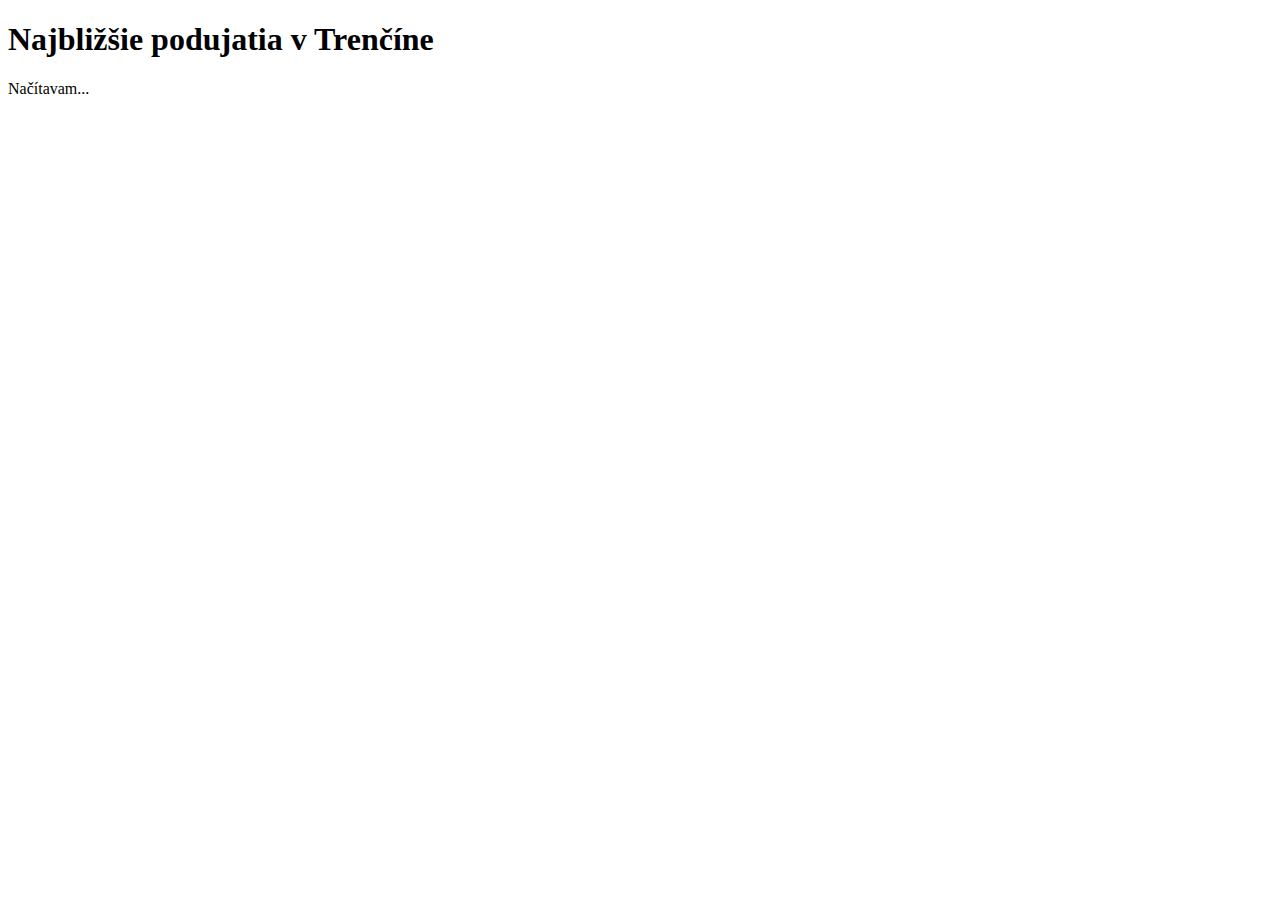
<file: HTML/test.html>
<!DOCTYPE html>
<html lang="sk">
  <head>
    <meta charset="UTF-8" />
    <title>Najbližšie podujatia v Trenčíne</title>
    <style>
      .event {
        border: 1px solid #ccc;
        padding: 10px;
        margin-bottom: 15px;
      }
      .event h2 {
        margin: 0;
      }
      .date,
      .location {
        font-size: 0.9em;
        color: #555;
      }
    </style>
  </head>
  <body>
    <h1>Najbližšie podujatia v Trenčíne</h1>
    <div id="events">Načítavam...</div>

    <script>
      fetch("http://localhost:3000/api/events")
        .then((res) => res.json())
        .then((data) => {
          const list = document.getElementById("events-list");
          data.forEach((event) => {
            const li = document.createElement("li");
            li.textContent = event.name || event.title || "Neznáme podujatie";
            list.appendChild(li);
          });
        })
        .catch((err) => console.error("Chyba:", err));
    </script>
  </body>
</html>
</file>
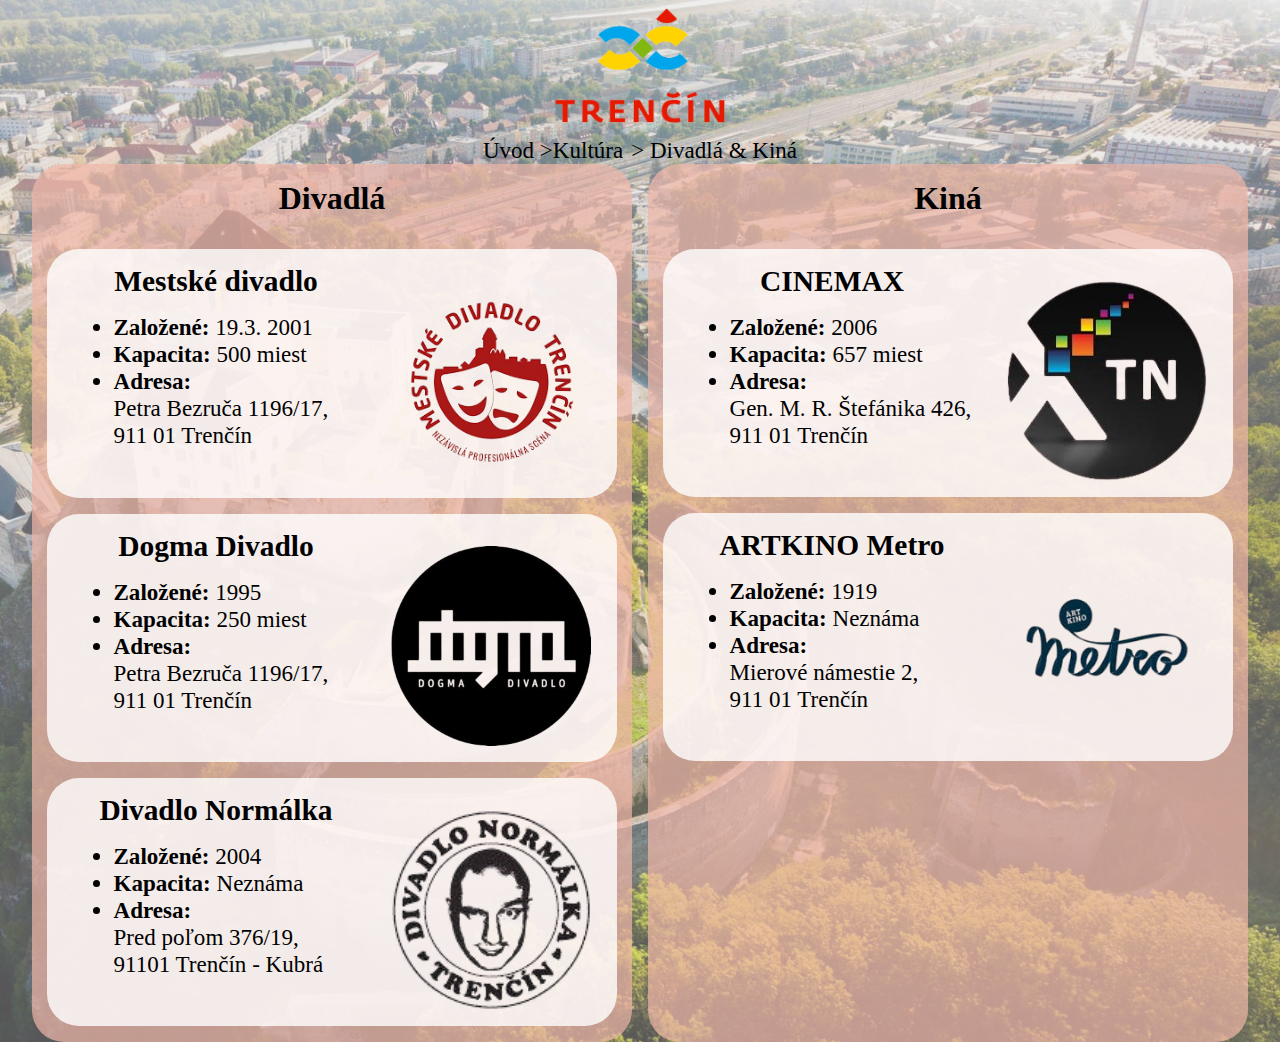
<file: HTML/theaters.html>
<!DOCTYPE html>
<html lang="en">
  <head>
    <meta charset="UTF-8" />
    <meta name="viewport" content="width=device-width, initial-scale=1.0" />
    <title>Document</title>
    <link rel="stylesheet" href="/CSS/theaters.css" />
  </head>
  <body>
    <header>
      <a href="/index.html">
        <img
          src="/obrazky/logo-mesto.png"
          alt="Logo mesta
        Trenčín"
          title="Logo mesta Trenčín"
        />
      </a>
    </header>

    <main>
      <div class="nav">
        <a href="/index.html">Úvod ></a>
        <a href="/HTML/culture.html"> Kultúra</a>
        <p id="no-margin">> Divadlá & Kiná</p>
      </div>
      <div class="theaters-cinemas-container">
        <section class="theaters">
          <h1>Divadlá</h1>
          <div class="item">
            <div class="info">
              <h2>Mestské divadlo</h2>

              <ul>
                <li><span>Založené: </span>19.3. 2001</li>
                <li><span>Kapacita: </span>500 miest</li>
                <li>
                  <span>Adresa: </span> <br />Petra Bezruča 1196/17, <br />
                  911 01 Trenčín
                </li>
              </ul>
            </div>
            <div class="image">
              <img src="/obrazky/mestské-divadlo.png" alt="" />
            </div>
          </div>

          <div class="item">
            <div class="info">
              <h2>Dogma Divadlo</h2>

              <ul>
                <li><span>Založené: </span>1995</li>
                <li><span>Kapacita: </span>250 miest</li>
                <li>
                  <span>Adresa: </span> <br />Petra Bezruča 1196/17, <br />
                  911 01 Trenčín
                </li>
              </ul>
            </div>
            <div class="image">
              <img src="/obrazky/dogma-divadlo.png" alt="" />
            </div>
          </div>
          <div class="item">
            <div class="info">
              <h2>Divadlo Normálka</h2>

              <ul>
                <li><span>Založené: </span>2004</li>
                <li><span>Kapacita: </span>Neznáma</li>
                <li>
                  <span>Adresa: </span> <br />Pred poľom 376/19,<br />
                  91101 Trenčín - Kubrá
                </li>
              </ul>
            </div>
            <div class="image">
              <img src="/obrazky/normálka-divadlo.png" alt="" />
            </div>
          </div>
        </section>
        <section class="cinemas">
          <h1>Kiná</h1>
          <div class="item">
            <div class="info">
              <h2>CINEMAX</h2>

              <ul>
                <li><span>Založené: </span>2006</li>
                <li><span>Kapacita: </span>657 miest</li>
                <li>
                  <span>Adresa: </span> <br />Gen. M. R. Štefánika 426, <br />
                  911 01 Trenčín
                </li>
              </ul>
            </div>
            <div class="image">
              <img src="/obrazky/CINEMAX-logo.png" alt="" />
            </div>
          </div>
          <div class="item">
            <div class="info">
              <h2>ARTKINO Metro</h2>

              <ul>
                <li><span>Založené: </span>1919</li>
                <li><span>Kapacita: </span>Neznáma</li>
                <li>
                  <span>Adresa: </span> <br />Mierové námestie 2, <br>911 01 Trenčín
                </li>
              </ul>
            </div>
            <div class="image">
              <img src="/obrazky/ARTKINO-logo.png" alt="" />
            </div>
          </div>
        </section>
      </div>
    </main>
  </body>
</html>
</file>
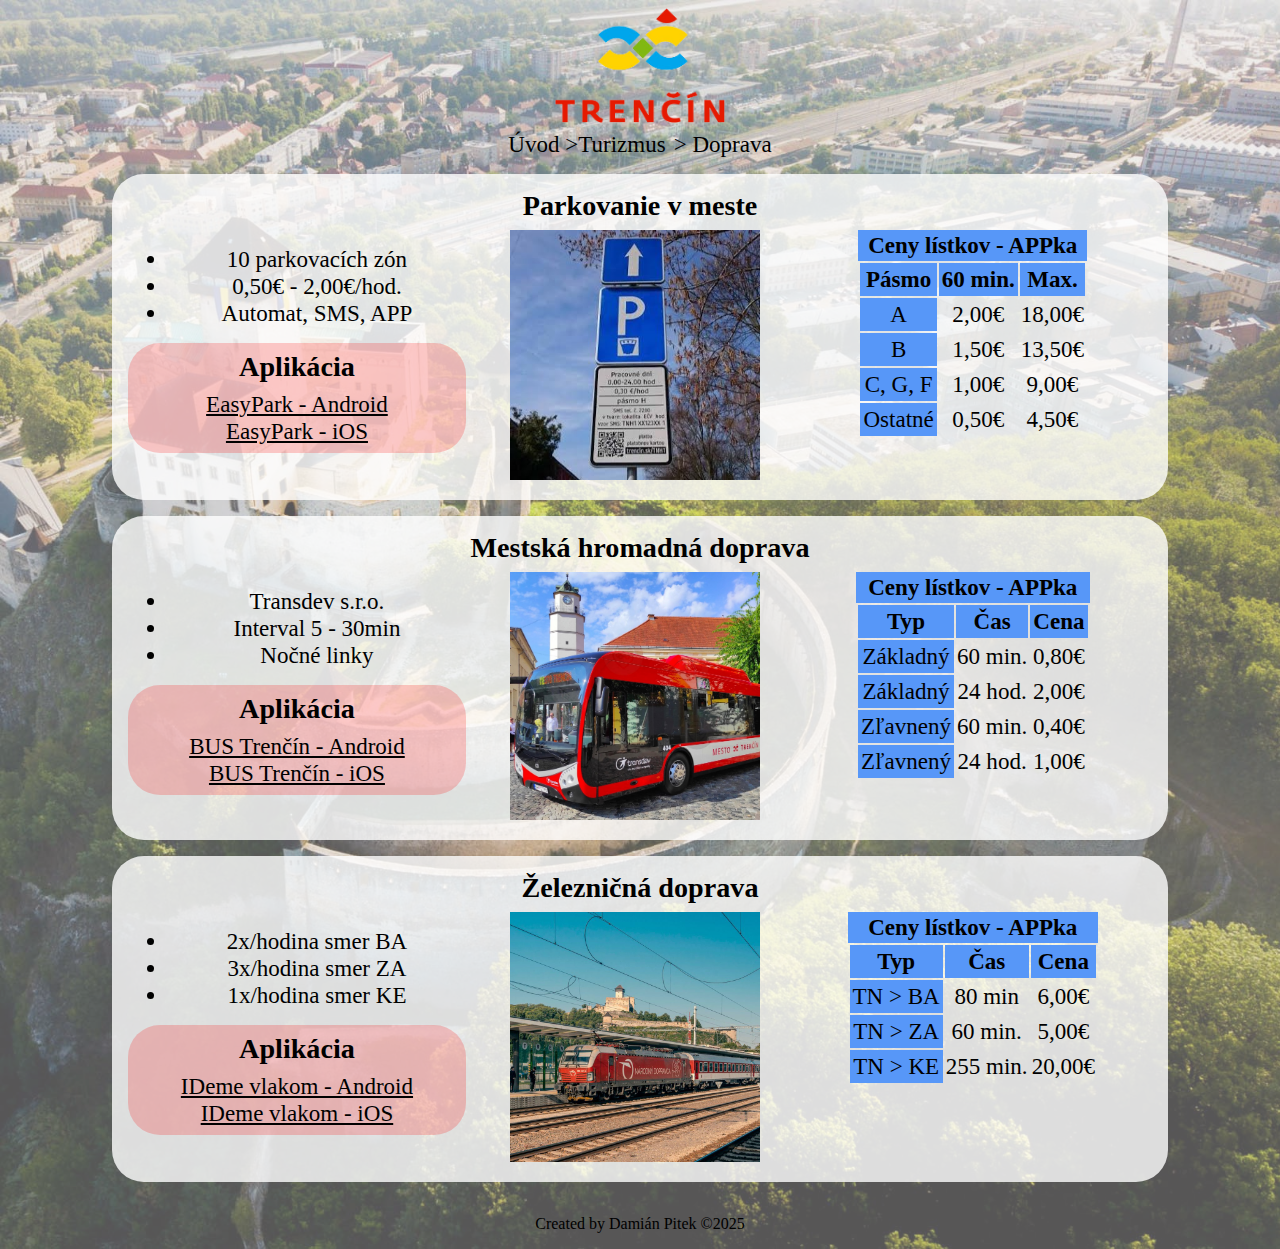
<file: HTML/transport.html>
<!DOCTYPE html>
<html lang="en">
  <head>
    <meta charset="UTF-8" />
    <meta name="viewport" content="width=device-width, initial-scale=1.0" />
    <link rel="stylesheet" href="/CSS/transport.css" />
    <title>Document</title>
  </head>
  <body>
    <header>
      <img
        src="/obrazky/logo-mesto.png"
        alt="Logo mesta
      Trenčín"
        title="Logo mesta Trenčín"
      />
    </header>
    <main>
      <div class="nav">
        <a href="/index.html">Úvod ></a>
        <a href="/HTML/tourism.html">Turizmus</a>
        <p id="no-margin">> Doprava</p>
      </div>

      <section class="parking-section">
        <h3>Parkovanie v meste</h3>
        <div class="parking-container">
          <div class="item">
            <ul>
              <li>10 parkovacích zón</li>
              <li>0,50&euro; - 2,00&euro;/hod.</li>
              <li>Automat, SMS, APP</li>
            </ul>
            <div class="app">
              <h3>Aplikácia</h3>
              <a
                href="https://play.google.com/store/apps/details?id=net.easypark.android&hl=sk&gl=US"
                >EasyPark - Android</a
              ><br />
              <a
                href="https://apps.apple.com/sk/app/easypark-parkovacia-aplik%C3%A1cia/id449594317?l=sk"
                >EasyPark - iOS</a
              >
            </div>
          </div>
          <div class="item"><img src="/obrazky/parking.jpg" alt="" /></div>
          <div class="item">
            <table>
              <caption>
                <span>Ceny lístkov - APPka</span>
              </caption>
              <tr>
                <th>Pásmo</th>
                <th>60 min.</th>
                <th>Max.</th>
              </tr>
              <tr>
                <td class="blue">A</td>
                <td>2,00&euro;</td>
                <td>18,00&euro;</td>
              </tr>
              <tr>
                <td class="blue">B</td>
                <td>1,50&euro;</td>
                <td>13,50&euro;</td>
              </tr>
              <tr>
                <td class="blue">C, G, F</td>
                <td>1,00&euro;</td>
                <td>9,00&euro;</td>
              </tr>
              <tr>
                <td class="blue">Ostatné</td>
                <td>0,50&euro;</td>
                <td>4,50&euro;</td>
              </tr>
            </table>
          </div>
        </div>
      </section>

      <section class="public-transport-section">
        <h3>Mestská hromadná doprava</h3>
        <div class="public-transport-container">
          <div class="item">
            <ul>
              <li>Transdev s.r.o.</li>
              <li>Interval 5 - 30min</li>
              <li>Nočné linky</li>
            </ul>

            <div class="app">
              <h3>Aplikácia</h3>
              <a
                href="https://play.google.com/store/apps/details?id=eu.telmax.bustrencin.app&gl=SK"
                >BUS Trenčín - Android</a
              ><br />
              <a
                href="https://apps.apple.com/us/app/bus-tren%C4%8D%C3%ADn/id1641107642?uo=2"
                >BUS Trenčín - iOS</a
              >
            </div>
          </div>
          <div class="item"><img src="/obrazky/MHD.jpg" alt="" /></div>
          <div class="item">
            <table>
              <caption>
                <span>Ceny lístkov - APPka</span>
              </caption>
              <tr>
                <th>Typ</th>
                <th>Čas</th>
                <th>Cena</th>
              </tr>
              <tr>
                <td class="blue">Základný</td>
                <td>60 min.</td>
                <td>0,80&euro;</td>
              </tr>
              <tr>
                <td class="blue">Základný</td>
                <td>24 hod.</td>
                <td>2,00&euro;</td>
              </tr>
              <tr>
                <td class="blue">Zľavnený</td>
                <td>60 min.</td>
                <td>0,40&euro;</td>
              </tr>
              <tr>
                <td class="blue">Zľavnený</td>
                <td>24 hod.</td>
                <td>1,00&euro;</td>
              </tr>
            </table>
          </div>
        </div>
      </section>

      <section class="railway-transport-section">
        <h3>Železničná doprava</h3>
        <div class="railway-transport-container">
          <div class="item">
            <ul>
              <li>2x/hodina smer BA</li>
              <li>3x/hodina smer ZA</li>
              <li>1x/hodina smer KE</li>
            </ul>

            <div class="app">
              <h3>Aplikácia</h3>
              <a
                href="https://play.google.com/store/apps/details?id=sk.zssk.mobapp.android"
                >IDeme vlakom - Android</a
              ><br />
              <a
                href="https://apps.apple.com/sk/app/ideme-vlakom/id1465574367?l=sk"
                >IDeme vlakom - iOS</a
              >
            </div>
          </div>
          <div class="item"><img src="/obrazky/train.jpg" alt="" /></div>
          <div class="item">
            <table>
              <caption>
                <span>Ceny lístkov - APPka</span>
              </caption>
              <tr>
                <th>Typ</th>
                <th>Čas</th>
                <th>Cena</th>
              </tr>
              <tr>
                <td class="blue">TN > BA</td>
                <td>80 min</td>
                <td>6,00&euro;</td>
              </tr>
              <tr>
                <td class="blue">TN > ZA</td>
                <td>60 min.</td>
                <td>5,00&euro;</td>
              </tr>
              <tr>
                <td class="blue">TN > KE</td>
                <td>255 min.</td>
                <td>20,00&euro;</td>
              </tr>
            </table>
          </div>
        </div>
      </section>
    </main>
    <footer>
      <p>Created by Damián Pitek &copy;2025</p>
    </footer>
  </body>
</html>
</file>
<file: styles.css>
:root {
  /*COLORS*/
  --HEADER-BGCOLOR: #333;
  --HEADER-COLOR: whitesmoke;
  --GRADIENT-COLOR: rgb(246, 217, 217);
  --BGCOLOR: #e59885;
  --TABLE-BGCOLOR: rgba(255, 255, 255, 0.711);
  --SECOND-BGCOLOR: rgba(255, 255, 255, 0.444);
  --FOOTER-BGCOLOR: rgb(194, 186, 186);

  /*FONTS*/
  --FF: "Roboto, Lato";
  --FS-TEXT-NAV: clamp(2rem, 1.8vw, 5rem); /*Texty - a, p*/
  --FS-TEXT: clamp(1rem, 1.8vw, 5rem); /*Texty - a, p*/
  --FS-H1: clamp(1.8rem, 2.5vw, 6rem); /*Nadpis h1*/
  --FS-H2: clamp(1.8rem, 2.5vw, 6rem); /*Nadpis h2*/
  --FS-H3: clamp(1.5rem, 2.2vw, 5.8rem); /*Nadpis h3*/
}

header {
  display: flex;
  justify-content: center;
  width: 100%;
  background-color: rgb(169, 218, 231);
}

header img {
  width: 170px;
  padding: 0.5rem;
}

body {
  margin: 0;
}

main {
  text-align: center;
  background-color: rgb(169, 218, 231);
}

main img {
  width: 100%;
}

h1 {
  font-size: var(--FS-H1);
}

h2 {
  font-size: var(--FS-H2);
}

.nav nav {
  display: flex;
  justify-content: center;
}

.nav a {
  display: flex;
  flex-direction: column;
  justify-self: center;
  padding: 3rem;
  font-size: var(--FS-TEXT-NAV);
  color: black;
  text-decoration: none;
}

.nav img {
  width: 250px;
  height: 250px;
}

.item{
  width: 25%;
}

.item :hover {
  transform: translateY(-5px);
  background-color: blue;
  color: white;
  transition: all 0.3s ease;

}

.uvod-container img {
  width: 100%;
}

.newsletter-social-container {
  background-image: url("obrazky/newsletter.jpg");
  background-position: center;
  background-repeat: no-repeat;
  background-size: cover;
  min-height: 300px;
  display: flex;
  justify-content: center;
  gap: 20rem;
}

.newsletter {
  width: 30%;
  min-height: auto;
  display: flex;
  justify-items: left;
  flex-direction: column;
  color: white;
  font-size: var(--FS-TEXT);
}

.newsletter h4 {
  margin: 0;
}

.mail-btn-container {
  margin: 0.6rem 0;
}

input,
button {
  padding: 0.8rem;
  font-size: medium;
  border-radius: 3rem;
  border: 0;
}

button {
  cursor: pointer;
  background-color: rgb(87, 151, 248);
}

.social {
  width: 30%;
  display: flex;
  flex-direction: column;
  color: white;
}

.social a {
  display: flex;
  align-items: center;
  justify-content: center;
  gap: 1rem;
  margin-right: 1rem;
  margin-bottom: 15px;
  font-size: var(--FS-TEXT);
  text-decoration: none;
  color: white;
}

.social img {
  width: 50px;
}

footer {
  text-align: center;
}

@media (max-width: 768px) {
  h1 {
    width: 98%;
  }

  .nav nav {
    flex-direction: column;
  }

  .nav a {
    justify-self: center;
  }

  .item :hover {
    background-color: none;
  }

  #one {
    background-color: hsla(50, 87%, 56%, 0.74);
  }

  #two {
    background-color: hsla(120, 81%, 62%, 0.504);
  }

  #four {
    background-color: hsla(0, 88%, 55%, 0.499);
  }

  #three {
    background-color: rgba(27, 27, 231, 0.501);
  }

  .item {
    margin: auto;
    width: 100%;
  }

  .newsletter-social-container {
    flex-direction: column;
    gap: 1rem;
  }

  .newsletter {
    margin: auto;
    width: 95%;
    justify-content: center;
  }

  button {
    margin-top: 0.5rem;
  }

  .social {
    margin: auto;
    width: 95%;
    justify-content: center;
  }
}
</file>
<file: CSS/about.css>
:root {
  /*COLORS*/
  --HEADER-BGCOLOR: #333;
  --HEADER-COLOR: whitesmoke;
  --GRADIENT-COLOR: rgb(246, 217, 217);
  --BGCOLOR: #e59885;
  --TABLE-BGCOLOR: rgba(255, 255, 255, 0.711);
  --SECOND-BGCOLOR: hsla(0, 0%, 50%, 0.316);
  --FOOTER-BGCOLOR: rgb(194, 186, 186);

  /*FONTS*/
  --FF: "Times New Roman";
  --FS-TEXT-NAV: clamp(2rem, 1.8vw, 5rem); /*Texty - a, p*/
  --FS-TEXT: clamp(1rem, 1.8vw, 5rem); /*Texty - a, p*/
  --FS-H1: clamp(1.8rem, 2.5vw, 6rem); /*Nadpis h1*/
  --FS-H2: clamp(1.6rem, 2.3vw, 6rem); /*Nadpis h2*/
  --FS-H3: clamp(1.5rem, 2.2vw, 5.8rem); /*Nadpis h3*/
}

header {
  display: flex;
  justify-content: center;
  width: 100%;
  background-color: rgb(169, 218, 231);
}

header img {
  width: 170px;
  padding: 0.5rem;
}

body {
  margin: 0;
}

h1 {
  font-size: var(--FS-H1);
  background-color: var(--SECOND-BGCOLOR);
  text-align: center;
  margin: 0;
  padding: 1rem;
}

h2  {
  font-size: var(--FS-H2);
  text-align: center;
}

h3 {
  font-size: var(--FS-H3);
}

p,a, li {
  font-size: var(--FS-TEXT);
  text-decoration: none;
  color: black;
}

span{
font-weight: bold;
}

main img {
  width: 100%;
}

.nav {
display: flex;
justify-content: center;
width: 100%;
background-color: var(--SECOND-BGCOLOR);
}

#no-margin {
  margin: 0;
  margin-left: 0.5rem;
}

.general {
  display: flex;
  justify-content: center;
  margin: auto;
  gap: 4rem;
  width: 80%;
  text-align: center;
}

.general li {
  text-align: left;
}

.history {
    display: flex;
    justify-self: center;
    flex-direction: column;
    width: 80%;
}

.symbols-container {
    display: flex;
    justify-content: space-around;
    margin: auto;
    width: 80%;
}

.symbol{
    text-align: center;
}

.symbol img {
    width: 150px;
    height: 150px;
}

.partners {
  display: flex;
  justify-content: center;
  margin: auto;
  gap: 4rem;
  width: 80%;
  text-align: center;
}

footer {
  text-align: center;
}
</file>
<file: CSS/culturee.css>
:root {
  /*COLORS*/
  --HEADER-BGCOLOR: #333;
  --HEADER-COLOR: whitesmoke;
  --GRADIENT-COLOR: rgb(246, 217, 217);
  --BGCOLOR: #e59885;
  --TABLE-BGCOLOR: rgba(255, 255, 255, 0.711);
  --SECOND-BGCOLOR: hsla(0, 0%, 50%, 0.316);
  --FOOTER-BGCOLOR: rgb(194, 186, 186);

  /*FONTS*/
  --FF: "Roboto, Lato";
  --FS-TEXT-NAV: clamp(2rem, 1.8vw, 5rem); /*Texty - a, p*/
  --FS-TEXT: clamp(1rem, 1.8vw, 5rem); /*Texty - a, p*/
  --FS-H1: clamp(1.8rem, 2.5vw, 6rem); /*Nadpis h1*/
  --FS-H2: clamp(1.6rem, 2.3vw, 6rem); /*Nadpis h2*/
  --FS-H3: clamp(1.5rem, 2.2vw, 5.8rem); /*Nadpis h3*/
}

header {
  display: flex;
  justify-content: center;
  width: 100%;
  background-color: hsla(0, 3%, 85%, 0.4);
}

header img {
  width: 170px;
  padding: 0.5rem;
}

body {
  margin: 0;
  background-image: url(/obrazky/about-bcg.jpg);
  background-repeat: no-repeat;
  background-size: cover;
}

h1 {
  font-size: var(--FS-H1);
  text-align: center;
  margin: 0;
  padding: 1rem;
}

h2 {
  font-size: var(--FS-H2);
  text-align: center;
  margin: 0;
  margin-bottom: 2rem;
}

h3 {
  font-size: var(--FS-H3);
}

p,
a,
li {
  font-size: var(--FS-TEXT);
  font-family: var(--FF);
  text-decoration: none;
  color: black;
}

span {
  font-weight: bold;
}

main {
  background-color: hsla(0, 3%, 85%, 0.4);
}

main img {
  width: 100%;
}

.nav {
  display: flex;
  justify-content: center;
  width: 100%;
}

#no-margin {
  margin: 0;
  margin-left: 0.5rem;
}

.separation-section {
  display: flex;
  justify-content: center;
  margin: auto;
  width: 80%;
  border-radius: 2rem;
  gap: 2rem;
  padding: 2rem;
}

.item {
  width: 20%;
  backdrop-filter: blur(5px);
  /*background-color: hsla(193, 56%, 78%, 0.388);*/
  background-color: hsla(0, 0%, 100%, 0.6);
  text-align: center;
  border-radius: 2rem;
  padding: 2rem;
}

.item:hover {
  transform: translateY(-5px);
  background-color: hsla(193, 56%, 78%, 1);
  color: white;
  transition: all 0.3s ease;
  border-radius: 2rem;
}

.item :hover {
  color: white;
}

.item img {
  width: 15dvw;
}

@media (max-width: 768px) {
  .separation-section {
    gap: 0.5rem;
  }
}

@media (max-width: 480px) {
  .separation-section {
    display: grid;
    grid-template-columns: repeat(1, 1fr);
    justify-items: center;
  }
}
/*

@media (max-width: 768px) {
  .separation-section {
    gap: 1rem;
  }
}

@media (max-width: 425px) {
  .separation-section {
    flex-direction: column;
    width: 95%;
    gap: 0.5rem;
    padding: 0;
  }
}
*/
</file>
<file: CSS/eating.css>
:root {
  /*COLORS*/
  --HEADER-BGCOLOR: #333;
  --HEADER-COLOR: whitesmoke;
  --GRADIENT-COLOR: rgb(246, 217, 217);
  --BGCOLOR: #e59885;
  --TABLE-BGCOLOR: rgba(255, 255, 255, 0.711);
  --SECOND-BGCOLOR: hsla(0, 0%, 50%, 0.316);
  --FOOTER-BGCOLOR: rgb(194, 186, 186);

  /*FONTS*/
  --FF: "Roboto, Lato";
  --FS-TEXT-NAV: clamp(2rem, 1.8vw, 5rem); /*Texty - a, p*/
  --FS-TEXT: clamp(1rem, 1.8vw, 5rem); /*Texty - a, p*/
  --FS-H1: clamp(1.8rem, 2.5vw, 6rem); /*Nadpis h1*/
  --FS-H2: clamp(1.6rem, 2.3vw, 6rem); /*Nadpis h2*/
  --FS-H3: clamp(1.5rem, 2.2vw, 5.8rem); /*Nadpis h3*/
}

header {
  display: flex;
  justify-content: center;
  width: 100%;
  background-color: hsla(0, 3%, 85%, 0.4);
}

header img {
  width: 170px;
  padding: 0.5rem;
}

body {
  margin: 0;
  background-image: url(/obrazky/about-bcg.jpg);
  background-repeat: no-repeat;
  background-size: cover;
}

h1 {
  font-size: var(--FS-H1);
  text-align: center;
  margin: 0;
  padding: 1rem;
}

h2 {
  font-size: var(--FS-H2);
  text-align: center;
  margin: 0;
}

h3 {
  margin: 0;
  margin-bottom: 0.5rem;
  text-align: center;
  font-size: var(--FS-H3);
}

p,
a,
li {
  font-size: var(--FS-TEXT);
  font-family: var(--FF);
  color: black;
}

span {
  font-weight: bold;
}

main {
  background-color: hsla(0, 3%, 85%, 0.4);
  padding-bottom: 0.1rem;
}

main img {
  width: 100%;
}

.nav {
  display: flex;
  justify-content: center;
  width: 100%;
}

.nav a {
  text-decoration: none;
}

#no-margin {
  margin: 0;
  margin-left: 0.5rem;
}

.restaurants-section {
  width: 80%;
  margin: auto;
}

.restaurant-card {
  background-color: hsla(0, 0%, 100%, 0.8);
  border-radius: 2rem;
  padding: 1rem;
  margin: 0.5rem auto;
  flex-wrap: wrap;
}

.item-container {
  display: flex;
}

.text-and-table {
  display: contents;
}

.item {
  width: 33%;
}

table {
  font-size: var(--FS-TEXT);
  margin: auto;
}

.blue,
th,
caption {
  background-color: rgb(87, 151, 248);
  border: 2px solid rgb(87, 151, 248);
}

.item img {
  max-width: 250px;
  display: flex;
  margin: 0.5rem auto;
  border-radius: 0.5rem;
}

footer {
  text-align: center;
  background-color: hsla(0, 3%, 85%, 0.4);
}

footer p {
  margin: 0;
  padding: 1rem;
  font-size: var(--FS-TEXT-NEWS);
}

@media (max-width: 768px) {
  h3 {
    margin-bottom: 0;
  }
  .item-container {
    flex-direction: column;
    align-items: center;
  }

  .text-and-table {
    display: flex;
    flex-direction: row;
    justify-content: center;
    gap: 1rem;
    width: 100%;
    margin-bottom: 1rem;
    flex-wrap: wrap; /* Ak by bol problém s miestom */
  }

  .text-and-table .item {
    width: auto;
  }

  /* Obrázok ide pod text a tabuľku */
  .item-container > .item:last-child {
    width: 80%; /* Alebo 100%, podľa dizajnu */
  }

  .item-container > .item:first-child {
    width: 80%;
  }

  .item img {
    width: 250px;
  }
  /*
  .item-container {
    flex-direction: column;
  }
  .item {
    width: 100%;
    justify-items: center;
  }

  .item img {
    width: 230px;
    display: flex;
  }

  .item-container:nth-child(1) {
    order: 1;
  }*/
}

@media (max-width: 425px) {
  .item-container > .item:last-child {
    width: 100%;
  }

  .item-container > .item:first-child {
    width: 100%;
  }
  .item img {
    width: 200px;
  }
}
</file>
<file: CSS/exhibition.css>
:root {
  /*COLORS*/
  --HEADER-BGCOLOR: #333;
  --HEADER-COLOR: whitesmoke;
  --GRADIENT-COLOR: rgb(246, 217, 217);
  --BGCOLOR: #e59885;
  --TABLE-BGCOLOR: rgba(255, 255, 255, 0.711);
  --SECOND-BGCOLOR: hsla(0, 0%, 50%, 0.316);
  --FOOTER-BGCOLOR: rgb(194, 186, 186);

  /*FONTS*/
  --FF: "Roboto, Lato";
  --FS-TEXT-NAV: clamp(2rem, 1.8vw, 5rem); /*Texty - a, p*/
  --FS-TEXT: clamp(1rem, 1.8vw, 5rem); /*Texty - a, p*/
  --FS-H1: clamp(1.8rem, 2.5vw, 6rem); /*Nadpis h1*/
  --FS-H2: clamp(1.6rem, 2.3vw, 6rem); /*Nadpis h2*/
  --FS-H3: clamp(1.5rem, 2.2vw, 5.8rem); /*Nadpis h3*/
}

header {
  display: flex;
  justify-content: center;
  width: 100%;
  background-color: hsla(0, 3%, 85%, 0.4);
}

header img {
  width: 170px;
  padding: 0.5rem;
}

body {
  margin: 0;
  background-image: url(/obrazky/about-bcg.jpg);
  background-repeat: no-repeat;
  background-size: cover;
}

h1 {
  font-size: var(--FS-H1);
  text-align: center;
  margin: 0;
  padding: 1rem;
}

h2 {
  font-size: var(--FS-H2);
  text-align: center;
  margin: 0;
}

h3 {
  margin: 0;
  margin-bottom: 0.5rem;
  font-size: var(--FS-H3);
}

p,
a,
li {
  font-size: var(--FS-TEXT);
  font-family: var(--FF);
  color: black;
}

span {
  font-weight: bold;
}

main {
  background-color: hsla(0, 3%, 85%, 0.4);
  padding-bottom: 0.1rem;
}

main img {
  width: 100%;
}

.nav {
  display: flex;
  justify-content: center;
  width: 100%;
}

.nav a {
  text-decoration: none;
}

#no-margin {
  margin: 0;
  margin-left: 0.5rem;
}
/*
.exhibition-section {
  display: flex;
  flex-direction: column;
  margin: auto;
  width: 80%;
}


.exhibition{
    margin: auto;
}

.item {
  display: flex;
}
*/

.exhibition-section {
  display: flex;
  justify-content: center;
  flex-direction: column;
}

.exhibition {
  background-color: white;
  padding: 1rem;
  border-radius: 2rem;
  width: 50%;
  margin: 0.5rem auto;
}

.exhibition ul {
  width: 60%;
}

.exhibition img {
  margin: auto;
}

.exhibition h3 {
  text-align: center;
}

.item {
  display: flex;
  align-items: center;
  gap: 2rem;
  flex-wrap: wrap;
}

.item img {
  max-width: 200px;
  border-radius: 1rem;
}

footer {
  text-align: center;
  background-color: hsla(0, 3%, 85%, 0.4);
}

footer p {
  margin: 0;
  padding: 1rem;
  font-size: var(--FS-TEXT-NEWS);
}
</file>
<file: CSS/festivals.css>
:root {
  /*COLORS*/
  --HEADER-BGCOLOR: #333;
  --HEADER-COLOR: whitesmoke;
  --GRADIENT-COLOR: rgb(246, 217, 217);
  --BGCOLOR: #e59885;
  --TABLE-BGCOLOR: rgba(255, 255, 255, 0.711);
  --SECOND-BGCOLOR: hsla(0, 0%, 50%, 0.316);
  --FOOTER-BGCOLOR: rgb(194, 186, 186);

  /*FONTS*/
  --FF: "Roboto, Lato";
  --FS-TEXT-NAV: clamp(2rem, 1.8vw, 5rem); /*Texty - a, p*/
  --FS-TEXT: clamp(1rem, 1.8vw, 5rem); /*Texty - a, p*/
  --FS-H1: clamp(1.8rem, 2.5vw, 6rem); /*Nadpis h1*/
  --FS-H2: clamp(1.6rem, 2.3vw, 6rem); /*Nadpis h2*/
  --FS-H3: clamp(1.5rem, 2.2vw, 5.8rem); /*Nadpis h3*/
}

header {
  display: flex;
  justify-content: center;
  width: 100%;
  background-color: hsla(0, 3%, 85%, 0.4);
}

header img {
  width: 170px;
  padding: 0.5rem;
}

body {
  margin: 0;
  background-image: url(/obrazky/about-bcg.jpg);
  background-repeat: no-repeat;
  background-size: cover;
}

h1 {
  font-size: var(--FS-H1);
  text-align: center;
  margin: 0;
  padding: 1rem;
}

h2 {
  font-size: var(--FS-H2);
  text-align: center;
  margin: 0;
}

h3 {
  font-size: var(--FS-H3);
}

p,
a,
li {
  font-size: var(--FS-TEXT);
  font-family: var(--FF);
  text-decoration: none;
  color: black;
}

span {
  font-weight: bold;
}

main {
  background-color: hsla(0, 3%, 85%, 0.4);
}

main img {
  width: 100%;
}

.nav {
  display: flex;
  justify-content: center;
  width: 100%;
}

#no-margin {
  margin: 0;
  margin-left: 0.5rem;
}

.item {
  display: flex;
  justify-content: center;
  margin: 1rem auto;
  padding: 1rem 0;
  gap: 2rem;
  width: 70%;
  background-color: hsla(0, 0%, 100%, 0.8);
  border-radius: 2rem;
}

.image {
  display: flex;
  flex-direction: column;
}

.image img {
  width: 200px;
}

.info,
.price {
    width: 30%;
  margin-top: 4rem;
}
</file>
<file: CSS/government.css>
:root {
  /*COLORS*/
  --HEADER-BGCOLOR: #333;
  --HEADER-COLOR: whitesmoke;
  --GRADIENT-COLOR: rgb(246, 217, 217);
  --BGCOLOR: #e59885;
  --TABLE-BGCOLOR: rgba(255, 255, 255, 0.711);
  --SECOND-BGCOLOR: hsla(0, 0%, 50%, 0.316);
  --FOOTER-BGCOLOR: rgb(194, 186, 186);

  /*FONTS*/
  --FF: "Roboto, Lato";
  --FS-TEXT-NAV: clamp(2rem, 1.8vw, 5rem); /*Texty - a, p*/
  --FS-TEXT: clamp(1rem, 1.8vw, 5rem); /*Texty - a, p*/
  --FS-TEXT-TABLE: clamp(1rem, 2vw, 6rem); /*Texty - a, p*/
  --FS-H1: clamp(1.8rem, 2.5vw, 6rem); /*Nadpis h1*/
  --FS-H2: clamp(1.6rem, 2.3vw, 6rem); /*Nadpis h2*/
  --FS-H3: clamp(1.5rem, 2.2vw, 5.8rem); /*Nadpis h3*/
  --FS-H4: clamp(1.3rem, 2vw, 5rem); /*Nadpis h4*/
}

header {
  display: flex;
  justify-content: center;
  width: 100%;
  background-color: hsla(0, 3%, 85%, 0.4);
}

header img {
  width: 170px;
  padding: 0.5rem;
}

body {
  width: 100%;
  margin: 0;
  background-image: url(/obrazky/samospráva-bcg.jpg);
  background-repeat: no-repeat;
  background-size: cover;
}

h1 {
  font-size: var(--FS-H1);
  text-align: center;
  margin: 0;
  margin-bottom: 1rem;
  padding-top: 1rem;
}

h2 {
  font-size: var(--FS-H2);
  text-align: center;
  margin: 0;
  margin-top: 1rem;
}

h3 {
  font-size: var(--FS-H3);
  margin: 0;
}

h4 {
  font-size: var(--FS-H4);
  margin-bottom: 1rem;
}

p,
a,
li,
input,
label {
  font-size: var(--FS-TEXT);
  font-family: var(--FF);
  text-decoration: none;
  color: black;
}

ul {
  margin-bottom: 1rem;
}

textarea {
  font-size: var(--FS-TEXT);
  margin: auto;
  width: 80%;
  resize: none;
}

button {
  font-size: var(--FS-TEXT);
  cursor: pointer;
  background-color: rgb(87, 151, 248);
  border-radius: 2rem;
  border: none;
}

span {
  font-weight: bold;
}

main {
  background-color: hsla(0, 3%, 85%, 0.4);
  padding-bottom: 0.1rem;
}

main img {
  width: 100%;
}

.nav {
  display: flex;
  justify-content: center;
  margin-bottom: 0.7rem;
}

#no-margin {
  margin: 0;
  margin-left: 0.5rem;
}

.cityhall-section {
  background-color: hsla(0, 0%, 100%, 0.8);
  width: 80%;
  margin: auto;
  margin-bottom: 1rem;
  border-radius: 2rem;
  padding-bottom: 2rem;
}

.cityhall-container {
  display: flex;
}

.left {
  display: flex;
  justify-items: center;
  flex-direction: column;
  text-align: center;
  width: 35%;
}

.middle {
  display: flex;
  justify-content: center;
  margin: auto;
  width: 35%;
}

.middle img {
  display: flex;
  margin: auto;
  border-radius: 3rem;
  width: 100%;
}

.right {
  display: flex;
  justify-content: center;
  margin: auto;
  width: 30%;
}

table {
  font-size: var(--FS-TEXT);
  width: 90%;
  margin: auto;
}

.blue,
th,
caption {
  background-color: rgb(87, 151, 248);
  border: 2px solid rgb(87, 151, 248);
}

.major {
  background-color: hsla(0, 0%, 100%, 0.8);
  width: 80%;
  margin: auto;
  border-radius: 2rem;
}

.major-container {
  display: flex;
}

.photo-of-major {
  display: flex;
  text-align: center;
  flex-direction: column;
  width: 30%;
  margin: auto;
}

.photo-of-major img {
  width: 90%;
  margin: auto;
  border-radius: 2rem;
}

.info-of-major {
  width: 70%;
}

.info-of-major button,
.hidden button {
  display: flex;
  margin: auto;
  margin-top: 0.5rem;
  background-color: transparent;
  color: rgb(23, 102, 221);
}

.info-of-major button:hover,
.hidden button:hover {
  text-decoration: underline;
  color: rgb(87, 151, 248);
}

.hidden {
  display: none;
}

.deputy-majors-section {
  display: flex;
  flex-direction: column;
  background-color: hsla(0, 0%, 100%, 0.8);
  width: 80%;
  margin: 1rem auto;
  border-radius: 2rem;
}

.deputy-majors-container {
  display: flex;
  margin: auto;
  gap: 7rem;
}

.deputy-majors-container img {
  display: flex;
  width: 150px;
  margin: 1rem auto;
}

.city-districts-section {
  display: flex;
  flex-direction: column;
  background-color: hsla(0, 0%, 100%, 0.8);
  width: 80%;
  margin: 1rem auto;
  border-radius: 2rem;
}

.city-districts-container {
  display: flex;
  margin: auto;
  gap: 3rem;
}

.split-north,
.split-west {
  display: flex;
  gap: 3rem;
}

#center {
  text-align: center;
}

.suggestions-questions-section {
  display: flex;
  flex-direction: column;
  background-color: hsla(0, 0%, 100%, 0.8);
  width: 80%;
  margin: 1rem auto;
  padding-bottom: 1rem;
  border-radius: 2rem;
}

.citizen {
  display: grid;
  grid-template-columns: repeat(2, 1fr);
  gap: 1.5rem 2rem;
  padding: 1rem 2rem;
}

.form-item {
  display: flex;
  flex-direction: column;
}

.form-item input,
textarea {
  padding: 0.5rem;
  margin-top: 0.3rem;
  border-radius: 0.5rem;
  border: 1px solid #ccc;
}

.suggestion {
  display: flex;
  flex-direction: column;
  text-align: center;
}

.buttons {
  display: flex;
  flex-direction: column;
  text-align: center;
}

.submit-btn button {
  padding: 1.2rem;
}

footer {
  text-align: center;
  background-color: hsla(0, 3%, 85%, 0.4);
}

footer p {
  margin: 0;
  padding: 1rem;
  font-size: var(--FS-TEXT-NEWS);
}

@media (max-width: 1024px) {
  .city-districts-container {
    gap: 0;
  }
  .deputy-majors-container {
    gap: 4rem;
  }
}
@media (max-width: 768px) {
  .cityhall-container {
    flex-direction: column;
  }
  .left {
    width: 80%;
    margin: auto;
  }
  .middle {
    margin: 1rem auto;
    width: 70%;
  }
  .right {
    width: 80%;
  }

  .right ul {
    display: grid;
    grid-template-columns: repeat(2, 1fr);
    gap: 0.5rem 5rem;
  }

  .major-container {
    flex-direction: column;
  }

  .photo-of-major {
    width: 40%;
  }

  .photo-of-major p {
    margin-bottom: 0;
  }

  .info-of-major {
    width: 90%;
    margin: auto;
  }

  .deputy-majors-container {
    flex-direction: column;
    gap: 0;
  }

  .city-districts-container {
    display: grid;
    grid-template-columns: repeat(2, 1fr);
    margin: auto;
    gap: 0;
  }

  .split-north,
  .split-west {
    flex-direction: column;
    gap: 0;
  }
  .citizen {
    flex-direction: column;
    padding: 0.5rem;
    gap: 0.5rem;
  }

  .form-item input {
    width: 90%;
  }

  .suggestion textarea {
    width: 90%;
  }
}

@media (max-width: 480px) {
  .cityhall-section {
    padding: 0;
  }
  .right ul {
    grid-template-columns: repeat(1, 1fr);
    gap: 0;
  }
  .deputy-majors-section {
    width: 70%;
    padding: 1rem;
  }
}

/*@media (max-width: 768px) {
  .cityhall-section {
    width: 90%;
  }

  .major {
    width: 90%;
  }
  .deputy-majors-section {
    width: 90%;
  }
  .city-districts-section {
    width: 90%;
  }

  .city-districts-container {
    gap: 0;
  }
  .suggestions-questions-section {
    width: 90%;
  }
}
*/
/*
@media (max-width: 768px) {
  .cityhall-container {
    display: flex;
    flex-direction: column;
    align-items: center;
    gap: 1rem;
  }

  .cityhall-container .left,
  .cityhall-container .middle,
  .cityhall-container .right {
    width: 90%;
  }

  .major-container {
    flex-direction: column;
    align-items: center;
  }

  .photo-of-major img {
    max-width: 200px;
  }

  .deputy-majors-container {
    flex-direction: column;
    align-items: center;
    gap: 2rem;
  }

  .city-districts-container {
    display: grid;
    grid-template-columns: repeat(2, 1fr);
    margin: auto;
    gap: 0;
  }

  .split-north,
  .split-west {
    flex-direction: column;
    gap: 0;
  }

  .citizen {
    flex-direction: column;
    padding: 0.5rem;
    gap: 0.5rem;
  }

  .form-item input {
    width: 90%;
  }

  .suggestion textarea {
    width: 90%;
  }
}
*/
</file>
<file: CSS/monuments.css>
:root {
  /*COLORS*/
  --HEADER-BGCOLOR: #333;
  --HEADER-COLOR: whitesmoke;
  --GRADIENT-COLOR: rgb(246, 217, 217);
  --BGCOLOR: #e59885;
  --TABLE-BGCOLOR: rgba(255, 255, 255, 0.711);
  --SECOND-BGCOLOR: hsla(0, 0%, 50%, 0.316);
  --FOOTER-BGCOLOR: rgb(194, 186, 186);

  /*FONTS*/
  --FF: "Roboto, Lato";
  --FS-TEXT-NAV: clamp(2rem, 1.8vw, 5rem); /*Texty - a, p*/
  --FS-TEXT: clamp(1rem, 1.8vw, 5rem); /*Texty - a, p*/
  --FS-H1: clamp(1.8rem, 2.5vw, 6rem); /*Nadpis h1*/
  --FS-H2: clamp(1.6rem, 2.3vw, 6rem); /*Nadpis h2*/
  --FS-H3: clamp(1.5rem, 2.2vw, 5.8rem); /*Nadpis h3*/
}

header {
  display: flex;
  justify-content: center;
  width: 100%;
  background-color: rgb(169, 218, 231);
}

header img {
  width: 170px;
  padding: 0.5rem;
}

body {
  margin: 0;
}

h1 {
  font-size: var(--FS-H1);
  background-color: var(--SECOND-BGCOLOR);
  text-align: center;
  margin: 0;
  padding: 1rem;
}

h2 {
  margin-top: 0;
  font-size: var(--FS-H2);
  text-align: center;
}

h3 {
  font-size: var(--FS-H3);
}

p,
a,
li {
  font-size: var(--FS-TEXT);
  font-family: var(--FF);
  text-decoration: none;
  color: black;
}

span {
  font-weight: bold;
}

main img {
  width: 100%;
}

.nav {
  display: flex;
  justify-content: center;
  width: 100%;
  background-color: var(--SECOND-BGCOLOR);
}

#no-margin {
  margin: 0;
  margin-left: 0.5rem;
}

.pamiatka {
  display: flex;
  background-color: var(--SECOND-BGCOLOR);
  width: 70%;
  margin: 1rem auto;
  padding: 1rem;
}

.pamiatka img {
  width: 450px;
}
</file>
<file: CSS/theaters.css>
:root {
  /*COLORS*/
  --HEADER-BGCOLOR: #333;
  --HEADER-COLOR: whitesmoke;
  --GRADIENT-COLOR: rgb(246, 217, 217);
  --BGCOLOR: #e59885;
  --TABLE-BGCOLOR: rgba(255, 255, 255, 0.711);
  --SECOND-BGCOLOR: hsla(0, 0%, 50%, 0.316);
  --FOOTER-BGCOLOR: rgb(194, 186, 186);

  /*FONTS*/
  --FF: "Roboto, Lato";
  --FS-TEXT-NAV: clamp(2rem, 1.8vw, 5rem); /*Texty - a, p*/
  --FS-TEXT: clamp(1rem, 1.8vw, 5rem); /*Texty - a, p*/
  --FS-H1: clamp(1.8rem, 2.5vw, 6rem); /*Nadpis h1*/
  --FS-H2: clamp(1.6rem, 2.3vw, 6rem); /*Nadpis h2*/
  --FS-H3: clamp(1.5rem, 2.2vw, 5.8rem); /*Nadpis h3*/
}

header {
  display: flex;
  justify-content: center;
  width: 100%;
  background-color: hsla(0, 3%, 85%, 0.4);
}

header img {
  width: 170px;
  padding: 0.5rem;
}

body {
  margin: 0;
  background-image: url(/obrazky/about-bcg.jpg);
  background-repeat: no-repeat;
  background-size: cover;
}

h1 {
  font-size: var(--FS-H1);
  text-align: center;
  margin: 0;
  padding: 1rem;
}

h2 {
  font-size: var(--FS-H2);
  text-align: center;
  margin: 0;
}

h3 {
  font-size: var(--FS-H3);
}

p,
a,
li {
  font-size: var(--FS-TEXT);
  font-family: var(--FF);
  text-decoration: none;
  color: black;
}

span {
  font-weight: bold;
}

main {
  background-color: hsla(0, 3%, 85%, 0.4);
}

main img {
  width: 100%;
}

.nav {
  display: flex;
  justify-content: center;
  width: 100%;
}

#no-margin {
  margin: 0;
  margin-left: 0.5rem;
}

.theaters-cinemas-container {
  display: flex;
  margin: auto;
  gap: 1rem;
  width: 95%;
}

.theaters,
.cinemas {
  width: 50%;
  background-color: hsla(12, 71%, 80%, 0.7);
  border-radius: 2rem;
}

.item {
  display: flex;
  justify-content: center;
  margin: 1rem auto;
  padding: 1rem 0;
  gap: 2rem;
  width: 95%;
  background-color: hsla(0, 0%, 100%, 0.8);
  border-radius: 2rem;
}

.image {
  display: flex;
  flex-direction: column;
}

.image img {
  margin-top: 1rem;
  width: 200px;
}

.info {
  width: 50%;
}
</file>
<file: CSS/transport.css>
:root {
  /*COLORS*/
  --HEADER-BGCOLOR: #333;
  --HEADER-COLOR: whitesmoke;
  --GRADIENT-COLOR: rgb(246, 217, 217);
  --BGCOLOR: #e59885;
  --TABLE-BGCOLOR: rgba(255, 255, 255, 0.711);
  --SECOND-BGCOLOR: hsla(0, 0%, 50%, 0.316);
  --FOOTER-BGCOLOR: rgb(194, 186, 186);

  /*FONTS*/
  --FF: "Roboto, Lato";
  --FS-TEXT-NAV: clamp(2rem, 1.8vw, 5rem); /*Texty - a, p*/
  --FS-TEXT: clamp(1rem, 1.8vw, 5rem); /*Texty - a, p*/
  --FS-H1: clamp(1.8rem, 2.5vw, 6rem); /*Nadpis h1*/
  --FS-H2: clamp(1.6rem, 2.3vw, 6rem); /*Nadpis h2*/
  --FS-H3: clamp(1.5rem, 2.2vw, 5.8rem); /*Nadpis h3*/
}

header {
  display: flex;
  justify-content: center;
  width: 100%;
  background-color: hsla(0, 3%, 85%, 0.4);
}

header img {
  width: 170px;
  padding: 0.5rem;
}

body {
  margin: 0;
  background-image: url(/obrazky/about-bcg.jpg);
  background-repeat: no-repeat;
  background-size: cover;
}

h1 {
  font-size: var(--FS-H1);
  text-align: center;
  margin: 0;
  padding: 1rem;
}

h2 {
  font-size: var(--FS-H2);
  text-align: center;
  margin: 0;
}

h3 {
  margin: 0;
  margin-bottom: 0.5rem;
  font-size: var(--FS-H3);
}

p,
a,
li {
  font-size: var(--FS-TEXT);
  font-family: var(--FF);
  color: black;
}

span {
  font-weight: bold;
}

main {
  background-color: hsla(0, 3%, 85%, 0.4);
  padding-bottom: 0.1rem;
}

main img {
  width: 100%;
}

.nav {
  display: flex;
  justify-content: center;
  width: 100%;
}

.nav a {
  text-decoration: none;
}

#no-margin {
  margin: 0;
  margin-left: 0.5rem;
}

.public-transport-section,
.railway-transport-section,
.parking-section {
  width: 80%;
  text-align: center;
  margin: 1rem auto;
  padding: 1rem;
  background-color: hsla(0, 0%, 100%, 0.8);
  border-radius: 2rem;
}

.public-transport-container,
.railway-transport-container,
.parking-container {
  display: flex;
}

.item {
  width: 33%;
  gap: 2rem;
}

.item img {
  max-width: 250px;
}

table {
  font-size: var(--FS-TEXT);
  margin: auto;
}

.blue,
th,
caption {
  background-color: rgb(87, 151, 248);
  border: 2px solid rgb(87, 151, 248);
}

.app {
  padding: 0.5rem;
  background-color: hsla(0, 100%, 50%, 0.2);
  border-radius: 2rem;
}

footer {
  text-align: center;
  background-color: hsla(0, 3%, 85%, 0.4);
}

footer p {
  margin: 0;
  padding: 1rem;
  font-size: var(--FS-TEXT-NEWS);
}
</file>
